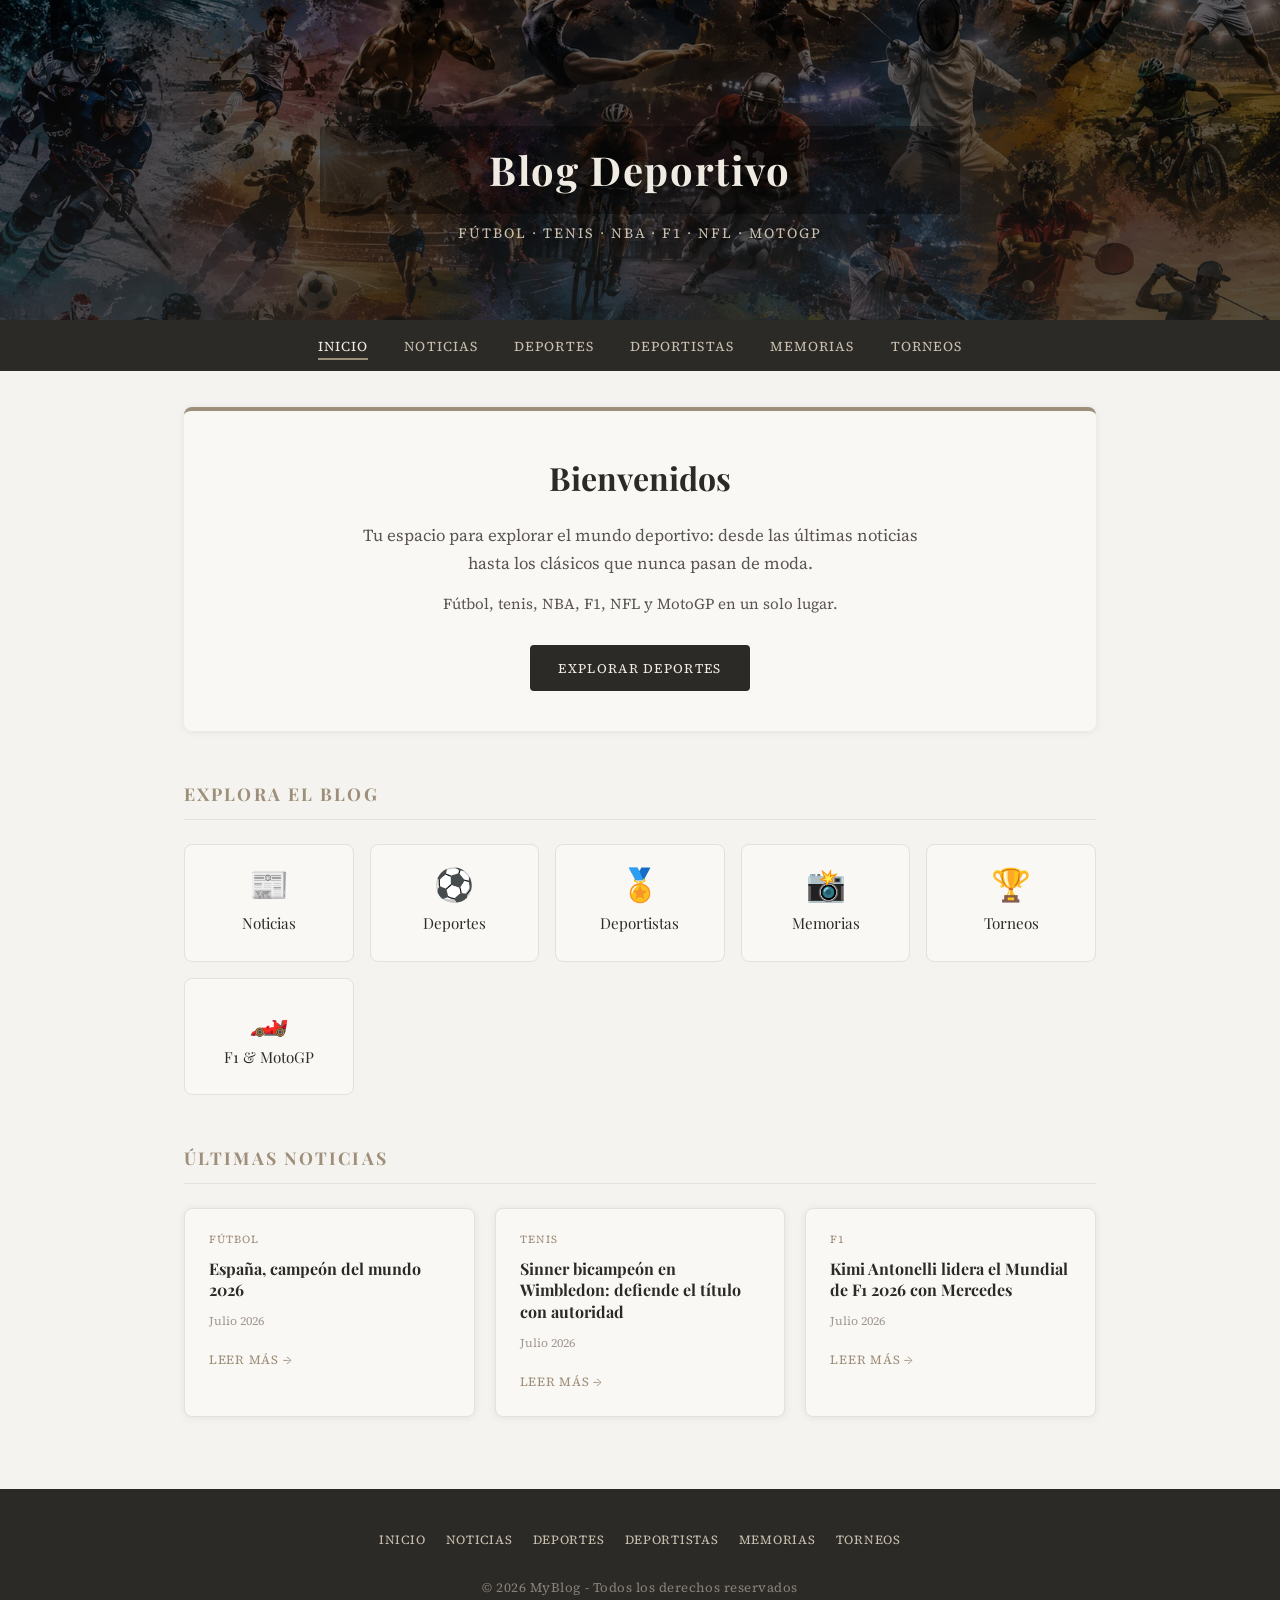
<file: index.html>
<!DOCTYPE html>
<html lang="es">
    <head>
        <meta charset="UTF-8">
        <meta name="viewport" content="width=device-width, initial-scale=1.0">
        <meta name="description" content="Blog deportivo sobre fútbol, tenis, NBA, F1, NFL y MotoGP. Noticias, perfiles de atletas y memorias del mundo del deporte.">
        <meta name="author" content="MyBlog">
        <meta property="og:title" content="Blog Deportivo | Inicio">
        <meta property="og:description" content="Noticias, deportes, deportistas y memorias del mundo deportivo.">
        <meta property="og:type" content="website">
        <link rel="stylesheet" href="styles.css">
        <link href="https://fonts.googleapis.com/css2?family=Playfair+Display:wght@600&family=Source+Serif+4:wght@300;400&display=swap" rel="stylesheet">
        <title>Inicio | Blog Deportivo</title>
    </head>
    <body>
        <header>
            <!-- Uso recomendado en HTML -->
            <picture>
                <source srcset="images/header.webp" type="image/webp">
                <img src="images/header.jpg" alt="Blog Deportivo">
            </picture>
            <div class="header-content">
                <h1>Blog Deportivo</h1>
                <p class="header-subtitle">Fútbol · Tenis · NBA · F1 · NFL · MotoGP</p>
            </div>
            <nav>
                <button class="nav-toggle" type="button" aria-label="Abrir menú" aria-expanded="false" aria-controls="nav-menu">
                    <span></span>
                    <span></span>
                    <span></span>
                </button>
                <ul id="nav-menu">
                    <li><a href="index.html">Inicio</a></li>
                    <li><a href="noticias.html">Noticias</a></li>
                    <li><a href="deportes.html">Deportes</a></li>
                    <li><a href="deportistas.html">Deportistas</a></li>
                    <li><a href="memorias.html">Memorias</a></li>
                    <li><a href="torneos.html">Torneos</a></li>
                </ul>
            </nav>
        </header>

        <main class="main-wide">
            <section class="hero">
                <h2>Bienvenidos</h2>
                <p class="hero-lead">Tu espacio para explorar el mundo deportivo: desde las últimas noticias hasta los clásicos que nunca pasan de moda.</p>
                <p class="hero-text">Fútbol, tenis, NBA, F1, NFL y MotoGP en un solo lugar.</p>
                <a href="deportes.html" class="btn-primary">Explorar deportes</a>
            </section>

            <section class="home-section">
                <h2 class="section-title">Explora el blog</h2>
                <div class="quick-grid">
                    <a href="noticias.html" class="quick-card">
                        <span class="quick-icon">📰</span>
                        <span class="quick-label">Noticias</span>
                    </a>
                    <a href="deportes.html" class="quick-card">
                        <span class="quick-icon">⚽</span>
                        <span class="quick-label">Deportes</span>
                    </a>
                    <a href="deportistas.html" class="quick-card">
                        <span class="quick-icon">🏅</span>
                        <span class="quick-label">Deportistas</span>
                    </a>
                    <a href="memorias.html" class="quick-card">
                        <span class="quick-icon">📸</span>
                        <span class="quick-label">Memorias</span>
                    </a>
                    <a href="torneos.html" class="quick-card">
                        <span class="quick-icon">🏆</span>
                        <span class="quick-label">Torneos</span>
                    </a>
                    <a href="deportes.html" class="quick-card">
                        <span class="quick-icon">🏎️</span>
                        <span class="quick-label">F1 & MotoGP</span>
                    </a>
                </div>
            </section>

            <section class="home-section">
                <h2 class="section-title">Últimas noticias</h2>
                <div class="news-grid">
                    <article class="news-card">
                        <p class="news-card-tag">Fútbol</p>
                        <h3>España, campeón del mundo 2026</h3>
                        <p class="news-card-date">Julio 2026</p>
                        <a href="noticias.html" class="news-card-link">Leer más →</a>
                    </article>
                    <article class="news-card">
                        <p class="news-card-tag">Tenis</p>
                        <h3>Sinner bicampeón en Wimbledon: defiende el título con autoridad</h3>
                        <p class="news-card-date">Julio 2026</p>
                        <a href="noticias.html" class="news-card-link">Leer más →</a>
                    </article>
                    <article class="news-card">
                        <p class="news-card-tag">F1</p>
                        <h3>Kimi Antonelli lidera el Mundial de F1 2026 con Mercedes</h3>
                        <p class="news-card-date">Julio 2026</p>
                        <a href="noticias.html" class="news-card-link">Leer más →</a>
                    </article>
                </div>
            </section>
        </main>

        <footer>
            <nav class="footer-nav" aria-label="Enlaces del sitio">
                <a href="index.html">Inicio</a>
                <a href="noticias.html">Noticias</a>
                <a href="deportes.html">Deportes</a>
                <a href="deportistas.html">Deportistas</a>
                <a href="memorias.html">Memorias</a>
                <a href="torneos.html">Torneos</a>
            </nav>
            <p>&copy; 2026 MyBlog - Todos los derechos reservados</p>
        </footer>

        <script src="script.js"></script>
    </body>
</html>
</file>
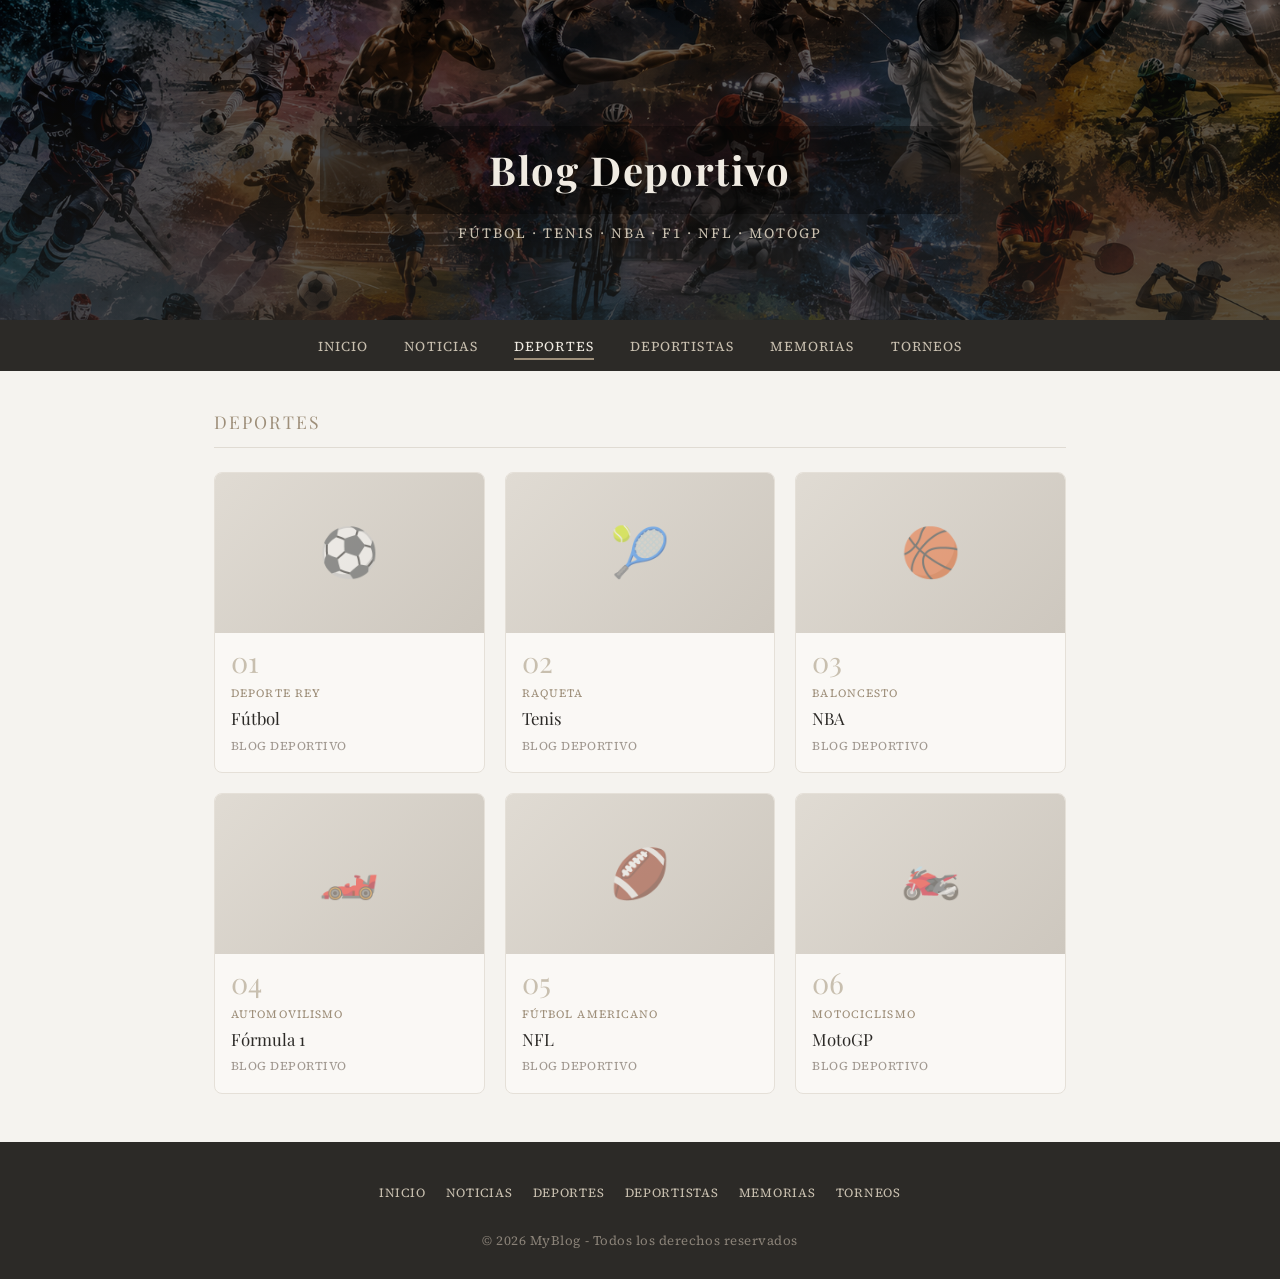
<file: deportes.html>
<!DOCTYPE html>
<html lang="es">
<head>
    <meta charset="UTF-8">
    <meta name="viewport" content="width=device-width, initial-scale=1.0">
    <meta name="description" content="Explora fútbol, tenis, NBA, F1, NFL y MotoGP con tarjetas interactivas y noticias por disciplina.">
    <meta name="author" content="MyBlog">
    <meta property="og:title" content="Deportes | Blog Deportivo">
    <meta property="og:description" content="Las principales disciplinas deportivas en un solo lugar.">
    <meta property="og:type" content="website">
    <title>Deportes | Blog Deportivo</title>
    <link rel="stylesheet" href="styles.css">
    <link href="https://fonts.googleapis.com/css2?family=Playfair+Display:wght@600&family=Source+Serif+4:wght@300;400&display=swap" rel="stylesheet">
    <style>
        /* ── Sección de deportes ── */
        .section-title {
            font-family: 'Playfair Display', Georgia, serif;
            font-size: 1.1rem;
            color: #9e8f7a;
            letter-spacing: 0.12em;
            text-transform: uppercase;
            margin-bottom: 24px;
            padding-bottom: 10px;
            border-bottom: 1px solid #e0dbd3;
        }

        .cards-grid {
            display: grid;
            grid-template-columns: repeat(auto-fill, minmax(240px, 1fr));
            gap: 20px;
            margin-bottom: 48px;
        }

        /* ── Tarjeta de deporte ── */
        .sport-card {
            background: #faf8f5;
            border-radius: 8px;
            overflow: hidden;
            border: 1px solid #e5e0d8;
            cursor: pointer;
            text-decoration: none;
            display: block;
            transition: transform 0.2s ease, box-shadow 0.2s ease;
        }

        .sport-card:hover {
            transform: translateY(-4px);
            box-shadow: 0 8px 24px rgba(44, 42, 39, 0.12);
        }

        .card-image {
            width: 100%;
            height: 160px;
            object-fit: cover;
            display: block;
            background: #e0dbd3;
            position: relative;
        }

        /* Placeholder cuando no hay imagen */
        .card-img-placeholder {
            width: 100%;
            height: 160px;
            background: linear-gradient(135deg, #e0dbd3 0%, #cdc7be 100%);
            display: flex;
            align-items: center;
            justify-content: center;
        }

        .card-img-placeholder .sport-icon {
            font-size: 3rem;
            opacity: 0.5;
        }

        .card-number {
            font-family: 'Playfair Display', Georgia, serif;
            font-size: 1.8rem;
            color: #c8bfaf;
            padding: 14px 16px 0;
            line-height: 1;
        }

        .card-category {
            font-size: 0.7rem;
            letter-spacing: 0.1em;
            text-transform: uppercase;
            color: #9e8f7a;
            padding: 8px 16px 4px;
        }

        .card-title {
            font-family: 'Playfair Display', Georgia, serif;
            font-size: 1.05rem;
            color: #2c2a27;
            padding: 0 16px 6px;
            line-height: 1.35;
        }

        .card-meta {
            font-size: 0.75rem;
            color: #a09890;
            padding: 0 16px 16px;
            letter-spacing: 0.04em;
        }

        /* ── Panel lateral de detalle ── */
        .detail-overlay {
            display: none;
            position: fixed;
            top: 0; right: 0;
            width: 100%;
            height: 100%;
            background: rgba(44, 42, 39, 0.5);
            z-index: 100;
            backdrop-filter: blur(2px);
        }

        .detail-overlay.active {
            display: flex;
            justify-content: flex-end;
        }

        .detail-panel {
            background: #faf8f5;
            width: 460px;
            max-width: 100%;
            height: 100%;
            overflow-y: auto;
            box-shadow: -8px 0 32px rgba(44, 42, 39, 0.2);
            animation: slideIn 0.28s ease;
        }

        @keyframes slideIn {
            from { transform: translateX(100%); }
            to   { transform: translateX(0); }
        }

        .panel-close {
            position: sticky;
            top: 0;
            background: #faf8f5;
            border-bottom: 1px solid #e5e0d8;
            padding: 14px 20px;
            display: flex;
            justify-content: flex-end;
            z-index: 2;
        }

        .btn-close {
            background: none;
            border: none;
            font-size: 1.4rem;
            color: #5a5550;
            cursor: pointer;
            padding: 4px 10px;
            border-radius: 4px;
            transition: background 0.2s;
        }

        .btn-close:hover { background: #e5e0d8; }

        .panel-hero {
            width: 100%;
            height: 220px;
            object-fit: cover;
            background: linear-gradient(135deg, #e0dbd3, #cdc7be);
            display: flex;
            align-items: center;
            justify-content: center;
            font-size: 5rem;
        }

        .panel-body {
            padding: 24px;
        }

        .panel-tag {
            font-size: 0.7rem;
            letter-spacing: 0.12em;
            text-transform: uppercase;
            color: #9e8f7a;
            margin-bottom: 6px;
        }

        .panel-title {
            font-family: 'Playfair Display', Georgia, serif;
            font-size: 1.6rem;
            color: #2c2a27;
            margin-bottom: 12px;
            line-height: 1.25;
        }

        .panel-desc {
            font-size: 0.93rem;
            color: #5a5550;
            line-height: 1.75;
            margin-bottom: 28px;
        }

        .panel-news-title {
            font-size: 0.72rem;
            letter-spacing: 0.12em;
            text-transform: uppercase;
            color: #9e8f7a;
            border-bottom: 1px solid #e5e0d8;
            padding-bottom: 8px;
            margin-bottom: 16px;
        }

        .news-item {
            display: flex;
            gap: 14px;
            padding: 12px 0;
            border-bottom: 1px solid #eee9e1;
            text-decoration: none;
            transition: background 0.15s;
            border-radius: 4px;
        }

        .news-item:hover { background: #f0ebe2; padding-left: 6px; }

        .news-thumb {
            width: 64px;
            height: 64px;
            border-radius: 4px;
            background: #e0dbd3;
            flex-shrink: 0;
            object-fit: cover;
        }

        .news-info { flex: 1; }

        .news-category {
            font-size: 0.65rem;
            letter-spacing: 0.1em;
            text-transform: uppercase;
            color: #9e8f7a;
            margin-bottom: 4px;
        }

        .news-headline {
            font-family: 'Playfair Display', Georgia, serif;
            font-size: 0.9rem;
            color: #2c2a27;
            line-height: 1.3;
            margin-bottom: 4px;
        }

        .news-date {
            font-size: 0.7rem;
            color: #a09890;
        }

        .btn-ver-mas {
            display: inline-block;
            margin-top: 20px;
            padding: 10px 20px;
            background: #2c2a27;
            color: #f0ebe2;
            text-decoration: none;
            font-size: 0.8rem;
            letter-spacing: 0.08em;
            text-transform: uppercase;
            border-radius: 4px;
            transition: background 0.2s;
        }

        .btn-ver-mas:hover { background: #4a4540; }

        @media (max-width: 600px) {
            .cards-grid { grid-template-columns: 1fr 1fr; gap: 12px; }
            .detail-panel { width: 100%; }
        }
    </style>
</head>
<body>

    <header>
        <img src="images/header.png" alt="Imagen del Blog">
        <div class="header-content">
            <h1>Blog Deportivo</h1>
            <p class="header-subtitle">Fútbol · Tenis · NBA · F1 · NFL · MotoGP</p>
        </div>
        <nav>
            <button class="nav-toggle" type="button" aria-label="Abrir menú" aria-expanded="false" aria-controls="nav-menu">
                <span></span>
                <span></span>
                <span></span>
            </button>
            <ul id="nav-menu">
                <li><a href="index.html">Inicio</a></li>
                <li><a href="noticias.html">Noticias</a></li>
                <li><a href="deportes.html">Deportes</a></li>
                <li><a href="deportistas.html">Deportistas</a></li>
                <li><a href="memorias.html">Memorias</a></li>
                <li><a href="torneos.html">Torneos</a></li>
            </ul>
        </nav>
    </header>

    <main>
        <p class="section-title">Deportes</p>

        <div class="cards-grid" id="sports-grid">

            <a class="sport-card" onclick="openPanel('futbol'); return false;" href="#">
                <div class="card-img-placeholder"><span class="sport-icon">⚽</span></div>
                <div class="card-number">01</div>
                <div class="card-category">Deporte rey</div>
                <div class="card-title">Fútbol</div>
                <div class="card-meta">BLOG DEPORTIVO</div>
            </a>

            <a class="sport-card" onclick="openPanel('tenis'); return false;" href="#">
                <div class="card-img-placeholder"><span class="sport-icon">🎾</span></div>
                <div class="card-number">02</div>
                <div class="card-category">Raqueta</div>
                <div class="card-title">Tenis</div>
                <div class="card-meta">BLOG DEPORTIVO</div>
            </a>

            <a class="sport-card" onclick="openPanel('nba'); return false;" href="#">
                <div class="card-img-placeholder"><span class="sport-icon">🏀</span></div>
                <div class="card-number">03</div>
                <div class="card-category">Baloncesto</div>
                <div class="card-title">NBA</div>
                <div class="card-meta">BLOG DEPORTIVO</div>
            </a>

            <a class="sport-card" onclick="openPanel('f1'); return false;" href="#">
                <div class="card-img-placeholder"><span class="sport-icon">🏎️</span></div>
                <div class="card-number">04</div>
                <div class="card-category">Automovilismo</div>
                <div class="card-title">Fórmula 1</div>
                <div class="card-meta">BLOG DEPORTIVO</div>
            </a>

            <a class="sport-card" onclick="openPanel('nfl'); return false;" href="#">
                <div class="card-img-placeholder"><span class="sport-icon">🏈</span></div>
                <div class="card-number">05</div>
                <div class="card-category">Fútbol americano</div>
                <div class="card-title">NFL</div>
                <div class="card-meta">BLOG DEPORTIVO</div>
            </a>

            <a class="sport-card" onclick="openPanel('motogp'); return false;" href="#">
                <div class="card-img-placeholder"><span class="sport-icon">🏍️</span></div>
                <div class="card-number">06</div>
                <div class="card-category">Motociclismo</div>
                <div class="card-title">MotoGP</div>
                <div class="card-meta">BLOG DEPORTIVO</div>
            </a>

        </div>
    </main>

    <!-- Panel de detalle -->
    <div class="detail-overlay" id="detail-overlay" onclick="closePanel(event)">
        <div class="detail-panel" id="detail-panel">
            <div class="panel-close">
                <button class="btn-close" onclick="closePanel(null, true)">✕</button>
            </div>
            <div class="panel-hero" id="panel-hero"></div>
            <div class="panel-body">
                <div class="panel-tag" id="panel-tag"></div>
                <div class="panel-title" id="panel-title"></div>
                <div class="panel-desc" id="panel-desc"></div>
                <div class="panel-news-title">Últimas noticias</div>
                <div id="panel-news"></div>
                <a class="btn-ver-mas" href="noticias.html">Ver todas las noticias →</a>
            </div>
        </div>
    </div>

    <footer>
        <nav class="footer-nav" aria-label="Enlaces del sitio">
            <a href="index.html">Inicio</a>
            <a href="noticias.html">Noticias</a>
            <a href="deportes.html">Deportes</a>
            <a href="deportistas.html">Deportistas</a>
            <a href="memorias.html">Memorias</a>
            <a href="torneos.html">Torneos</a>
        </nav>
        <p>&copy; 2026 MyBlog - Todos los derechos reservados</p>
    </footer>

    <script src="script.js"></script>
    <script>
        // Datos de cada deporte
        const sportsData = {
            futbol: {
                icon: '⚽',
                tag: 'Deporte rey',
                title: 'Fútbol',
                desc: 'El fútbol es el deporte más popular del mundo. Desde la Premier League hasta la Champions, pasando por La Liga, la Serie A y la Bundesliga, cubrimos los mejores torneos, equipos y jugadores del planeta.',
                news: [
                    { category: 'Fútbol', headline: 'El Real Madrid gana su decimoquinta Champions League', date: 'Mayo 2026' },
                    { category: 'Fútbol', headline: 'La selección Colombia clasifica al Mundial 2026', date: 'Abril 2026' },
                    { category: 'Fútbol', headline: 'Nuevo récord de goles en una temporada de Premier League', date: 'Marzo 2026' },
                ]
            },
            tenis: {
                icon: '🎾',
                tag: 'Raqueta',
                title: 'Tenis',
                desc: 'Seguimos de cerca los cuatro Grand Slams: Australian Open, Roland Garros, Wimbledon y el US Open. Análisis de partidos, rankings ATP y WTA, y las historias detrás de los grandes campeones.',
                news: [
                    { category: 'Tenis', headline: 'Alcaraz domina en Roland Garros con una actuación impecable', date: 'Mayo 2026' },
                    { category: 'Tenis', headline: 'Swiatek suma su quinto título de Grand Slam', date: 'Abril 2026' },
                    { category: 'Tenis', headline: 'La batalla generacional que define el tenis moderno', date: 'Marzo 2026' },
                ]
            },
            nba: {
                icon: '🏀',
                tag: 'Baloncesto',
                title: 'NBA',
                desc: 'La mejor liga de baloncesto del mundo. Análisis de temporada regular, playoffs, récords históricos y los jugadores que están cambiando el juego. Desde los Lakers hasta los Celtics.',
                news: [
                    { category: 'NBA', headline: 'Los Boston Celtics repiten como campeones de la NBA', date: 'Junio 2026' },
                    { category: 'NBA', headline: 'LeBron James celebra 22 temporadas en la liga', date: 'Mayo 2026' },
                    { category: 'NBA', headline: 'El rookie del año que nadie esperaba', date: 'Abril 2026' },
                ]
            },
            f1: {
                icon: '🏎️',
                tag: 'Automovilismo',
                title: 'Fórmula 1',
                desc: 'La máxima categoría del automovilismo mundial. Análisis técnico de los monoplazas, estrategias de carrera, clasificación del campeonato de pilotos y constructores, y la historia de los grandes circuitos.',
                news: [
                    { category: 'F1', headline: 'Verstappen lidera el campeonato con autoridad en Mónaco', date: 'Mayo 2026' },
                    { category: 'F1', headline: 'Ferrari presenta su innovación técnica para la temporada', date: 'Marzo 2026' },
                    { category: 'F1', headline: 'El GP de Colombia podría sumarse al calendario 2027', date: 'Febrero 2026' },
                ]
            },
            nfl: {
                icon: '🏈',
                tag: 'Fútbol americano',
                title: 'NFL',
                desc: 'La liga de fútbol americano más importante del mundo. Cobertura del Super Bowl, análisis de equipos, estadísticas de jugadores y todo lo que necesitas saber sobre el deporte más popular en Estados Unidos.',
                news: [
                    { category: 'NFL', headline: 'Los Kansas City Chiefs buscan el cuarto título consecutivo', date: 'Febrero 2026' },
                    { category: 'NFL', headline: 'El quarterback que redefine la posición en la era moderna', date: 'Enero 2026' },
                    { category: 'NFL', headline: 'Draft 2026: los mejores prospectos universitarios', date: 'Abril 2026' },
                ]
            },
            motogp: {
                icon: '🏍️',
                tag: 'Motociclismo',
                title: 'MotoGP',
                desc: 'La élite del motociclismo mundial. Seguimos cada Gran Premio, la batalla por el campeonato de pilotos y constructores, y la tecnología que convierte estas motos en las más rápidas del planeta.',
                news: [
                    { category: 'MotoGP', headline: 'Bagnaia defiende su corona con victoria en Jerez', date: 'Mayo 2026' },
                    { category: 'MotoGP', headline: 'Marc Márquez vuelve al podio en el circuito de las Américas', date: 'Abril 2026' },
                    { category: 'MotoGP', headline: 'La nueva generación colombiana en el mundial de motos', date: 'Marzo 2026' },
                ]
            }
        };

        function openPanel(key) {
            const data = sportsData[key];
            if (!data) return;

            document.getElementById('panel-hero').textContent = data.icon;
            document.getElementById('panel-tag').textContent = data.tag;
            document.getElementById('panel-title').textContent = data.title;
            document.getElementById('panel-desc').textContent = data.desc;

            const newsContainer = document.getElementById('panel-news');
            newsContainer.innerHTML = data.news.map(n => `
                <a class="news-item" href="noticias.html">
                    <div class="news-thumb"></div>
                    <div class="news-info">
                        <div class="news-category">${n.category}</div>
                        <div class="news-headline">${n.headline}</div>
                        <div class="news-date">${n.date}</div>
                    </div>
                </a>
            `).join('');

            document.getElementById('detail-overlay').classList.add('active');
            document.body.style.overflow = 'hidden';
        }

        function closePanel(event, force) {
            if (force || (event && event.target === document.getElementById('detail-overlay'))) {
                document.getElementById('detail-overlay').classList.remove('active');
                document.body.style.overflow = '';
            }
        }
    </script>
</body>
</html>
</file>
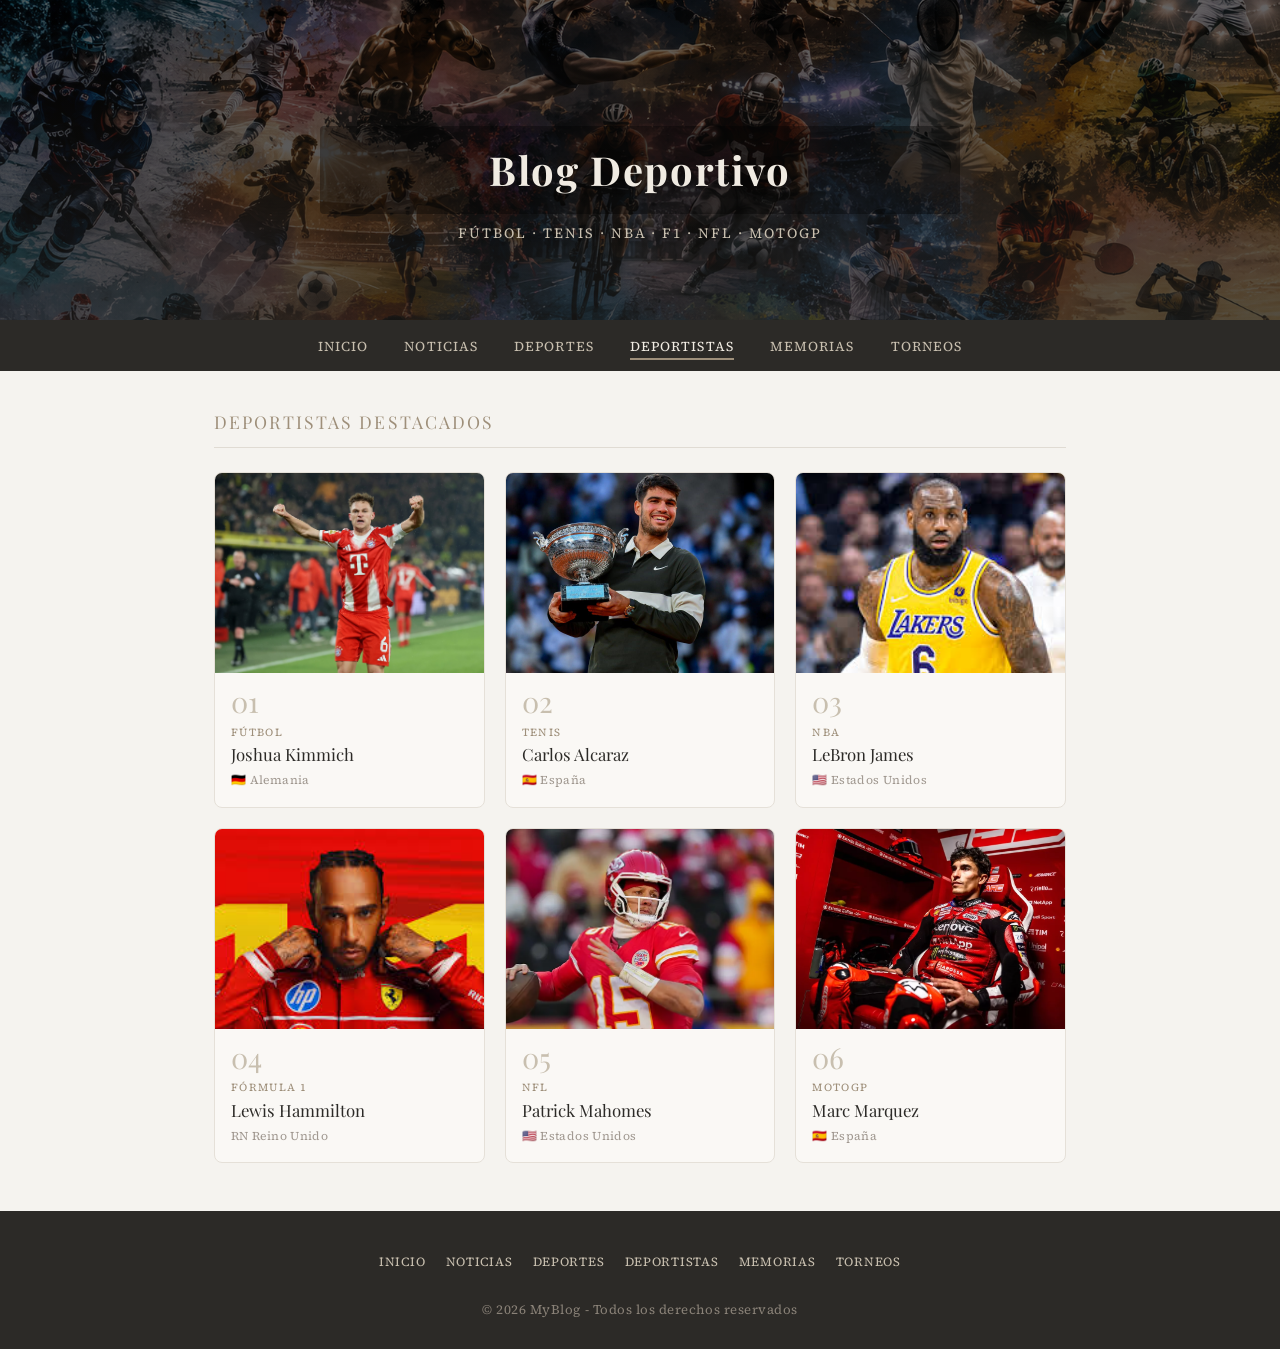
<file: deportistas.html>
<!DOCTYPE html>
<html lang="es">
<head>
    <meta charset="UTF-8">
    <meta name="viewport" content="width=device-width, initial-scale=1.0">
    <meta name="description" content="Perfiles de deportistas destacados: Kimmich, Alcaraz, LeBron, Verstappen, Mahomes y Bagnaia.">
    <meta name="author" content="MyBlog">
    <meta property="og:title" content="Deportistas | Blog Deportivo">
    <meta property="og:description" content="Biografías, estadísticas y noticias de atletas de élite.">
    <meta property="og:type" content="website">
    <title>Deportistas | Blog Deportivo</title>
    <link rel="stylesheet" href="styles.css">
    <link href="https://fonts.googleapis.com/css2?family=Playfair+Display:wght@600&family=Source+Serif+4:wght@300;400&display=swap" rel="stylesheet">
    <style>
        .section-title {
            font-family: 'Playfair Display', Georgia, serif;
            font-size: 1.1rem;
            color: #9e8f7a;
            letter-spacing: 0.12em;
            text-transform: uppercase;
            margin-bottom: 24px;
            padding-bottom: 10px;
            border-bottom: 1px solid #e0dbd3;
        }

        .cards-grid {
            display: grid;
            grid-template-columns: repeat(auto-fill, minmax(220px, 1fr));
            gap: 20px;
            margin-bottom: 48px;
        }

        /* ── Tarjeta de deportista ── */
        .athlete-card {
            background: #faf8f5;
            border-radius: 8px;
            overflow: hidden;
            border: 1px solid #e5e0d8;
            cursor: pointer;
            text-decoration: none;
            display: block;
            transition: transform 0.2s ease, box-shadow 0.2s ease;
        }

        .athlete-card:hover {
            transform: translateY(-4px);
            box-shadow: 0 8px 24px rgba(44, 42, 39, 0.12);
        }

        /* Foto del deportista — reemplaza src con la imagen real */
        .athlete-photo {
            width: 100%;
            height: 200px;
            object-fit: cover;
            object-position: top;
            display: block;
        }

        /* Placeholder cuando no hay foto */
        .athlete-photo-placeholder {
            width: 100%;
            height: 200px;
            background: linear-gradient(160deg, #e0dbd3 0%, #cdc7be 100%);
            display: flex;
            align-items: flex-end;
            justify-content: center;
            overflow: hidden;
        }

        .athlete-silhouette {
            font-size: 7rem;
            line-height: 1;
            opacity: 0.35;
            margin-bottom: -8px;
        }

        .card-number {
            font-family: 'Playfair Display', Georgia, serif;
            font-size: 1.8rem;
            color: #c8bfaf;
            padding: 14px 16px 0;
            line-height: 1;
        }

        .card-sport-tag {
            font-size: 0.68rem;
            letter-spacing: 0.12em;
            text-transform: uppercase;
            color: #9e8f7a;
            padding: 8px 16px 2px;
        }

        .card-name {
            font-family: 'Playfair Display', Georgia, serif;
            font-size: 1.05rem;
            color: #2c2a27;
            padding: 0 16px 4px;
            line-height: 1.3;
        }

        .card-nationality {
            font-size: 0.75rem;
            color: #a09890;
            padding: 0 16px 16px;
            letter-spacing: 0.03em;
        }

        /* ── Panel de detalle ── */
        .detail-overlay {
            display: none;
            position: fixed;
            top: 0; right: 0;
            width: 100%;
            height: 100%;
            background: rgba(44, 42, 39, 0.5);
            z-index: 100;
            backdrop-filter: blur(2px);
        }

        .detail-overlay.active {
            display: flex;
            justify-content: flex-end;
        }

        .detail-panel {
            background: #faf8f5;
            width: 460px;
            max-width: 100%;
            height: 100%;
            overflow-y: auto;
            box-shadow: -8px 0 32px rgba(44, 42, 39, 0.2);
            animation: slideIn 0.28s ease;
        }

        @keyframes slideIn {
            from { transform: translateX(100%); }
            to   { transform: translateX(0); }
        }

        .panel-close {
            position: sticky;
            top: 0;
            background: #faf8f5;
            border-bottom: 1px solid #e5e0d8;
            padding: 14px 20px;
            display: flex;
            justify-content: flex-end;
            z-index: 2;
        }

        .btn-close {
            background: none;
            border: none;
            font-size: 1.4rem;
            color: #5a5550;
            cursor: pointer;
            padding: 4px 10px;
            border-radius: 4px;
            transition: background 0.2s;
        }

        .btn-close:hover { background: #e5e0d8; }

        /* Foto grande en el panel */
        .panel-photo-wrap {
            width: 100%;
            height: 280px;
            background: linear-gradient(160deg, #e0dbd3, #cdc7be);
            display: flex;
            align-items: flex-end;
            justify-content: center;
            overflow: hidden;
            position: relative;
        }

        .panel-photo-wrap img {
            width: 100%;
            height: 100%;
            object-fit: cover;
            object-position: top;
        }

        .panel-photo-placeholder {
            font-size: 11rem;
            line-height: 1;
            opacity: 0.3;
            margin-bottom: -16px;
        }

        .panel-body { padding: 24px; }

        .panel-tag {
            font-size: 0.7rem;
            letter-spacing: 0.12em;
            text-transform: uppercase;
            color: #9e8f7a;
            margin-bottom: 4px;
        }

        .panel-name {
            font-family: 'Playfair Display', Georgia, serif;
            font-size: 1.8rem;
            color: #2c2a27;
            margin-bottom: 4px;
            line-height: 1.2;
        }

        .panel-nationality {
            font-size: 0.82rem;
            color: #a09890;
            margin-bottom: 18px;
        }

        /* Estadísticas rápidas */
        .stats-row {
            display: grid;
            grid-template-columns: repeat(3, 1fr);
            gap: 10px;
            margin-bottom: 22px;
        }

        .stat-box {
            background: #f0ebe2;
            border-radius: 6px;
            padding: 12px 10px;
            text-align: center;
        }

        .stat-value {
            font-family: 'Playfair Display', Georgia, serif;
            font-size: 1.4rem;
            color: #2c2a27;
            line-height: 1;
            margin-bottom: 4px;
        }

        .stat-label {
            font-size: 0.65rem;
            letter-spacing: 0.08em;
            text-transform: uppercase;
            color: #9e8f7a;
        }

        .panel-desc {
            font-size: 0.93rem;
            color: #5a5550;
            line-height: 1.75;
            margin-bottom: 28px;
        }

        .panel-news-title {
            font-size: 0.72rem;
            letter-spacing: 0.12em;
            text-transform: uppercase;
            color: #9e8f7a;
            border-bottom: 1px solid #e5e0d8;
            padding-bottom: 8px;
            margin-bottom: 16px;
        }

        .news-item {
            display: flex;
            gap: 14px;
            padding: 12px 0;
            border-bottom: 1px solid #eee9e1;
            text-decoration: none;
            transition: background 0.15s, padding-left 0.15s;
            border-radius: 4px;
        }

        .news-item:hover { background: #f0ebe2; padding-left: 6px; }

        .news-thumb {
            width: 64px;
            height: 64px;
            border-radius: 4px;
            background: #e0dbd3;
            flex-shrink: 0;
        }

        .news-info { flex: 1; }

        .news-category {
            font-size: 0.65rem;
            letter-spacing: 0.1em;
            text-transform: uppercase;
            color: #9e8f7a;
            margin-bottom: 4px;
        }

        .news-headline {
            font-family: 'Playfair Display', Georgia, serif;
            font-size: 0.9rem;
            color: #2c2a27;
            line-height: 1.3;
            margin-bottom: 4px;
        }

        .news-date { font-size: 0.7rem; color: #a09890; }

        .btn-ver-mas {
            display: inline-block;
            margin-top: 20px;
            padding: 10px 20px;
            background: #2c2a27;
            color: #f0ebe2;
            text-decoration: none;
            font-size: 0.8rem;
            letter-spacing: 0.08em;
            text-transform: uppercase;
            border-radius: 4px;
            transition: background 0.2s;
        }

        .btn-ver-mas:hover { background: #4a4540; }

        @media (max-width: 600px) {
            .cards-grid { grid-template-columns: 1fr 1fr; gap: 12px; }
            .detail-panel { width: 100%; }
            .stats-row { grid-template-columns: repeat(3, 1fr); }
        }
    </style>
</head>
<body>

    <header>
        <img src="images/header.png" alt="Imagen del Blog">
        <div class="header-content">
            <h1>Blog Deportivo</h1>
            <p class="header-subtitle">Fútbol · Tenis · NBA · F1 · NFL · MotoGP</p>
        </div>
        <nav>
            <button class="nav-toggle" type="button" aria-label="Abrir menú" aria-expanded="false" aria-controls="nav-menu">
                <span></span>
                <span></span>
                <span></span>
            </button>
            <ul id="nav-menu">
                <li><a href="index.html">Inicio</a></li>
                <li><a href="noticias.html">Noticias</a></li>
                <li><a href="deportes.html">Deportes</a></li>
                <li><a href="deportistas.html">Deportistas</a></li>
                <li><a href="memorias.html">Memorias</a></li>
                <li><a href="torneos.html">Torneos</a></li>
            </ul>
        </nav>
    </header>

    <main>
        <p class="section-title">Deportistas destacados</p>

        <div class="cards-grid">

            <!-- Tarjeta: Joshua Kimmich -->
            <a class="athlete-card" onclick="openPanel('kimmich'); return false;" href="#">
                <img class="athlete-photo" src="images/kimich.jpg" alt="Joshua Kimmich">
                <div class="card-number">01</div>
                <div class="card-sport-tag">Fútbol</div>
                <div class="card-name">Joshua Kimmich</div>
                <div class="card-nationality">🇩🇪 Alemania</div>
            </a>

            <!-- Tarjeta: Carlos Alcaraz -->
            <a class="athlete-card" onclick="openPanel('alcaraz'); return false;" href="#">
                <img class="athlete-photo" src="images/Alcaraz.jpg" alt="Carlos Alcaraz">
                <div class="card-number">02</div>
                <div class="card-sport-tag">Tenis</div>
                <div class="card-name">Carlos Alcaraz</div>
                <div class="card-nationality">🇪🇸 España</div>
            </a>

            <!-- Tarjeta: LeBron James -->
            <a class="athlete-card" onclick="openPanel('lebron'); return false;" href="#">
                <img class="athlete-photo" src="images/lebron.jpg" alt="LeBron James">
                <div class="card-number">03</div>
                <div class="card-sport-tag">NBA</div>
                <div class="card-name">LeBron James</div>
                <div class="card-nationality">🇺🇸 Estados Unidos</div>
            </a>

            <!-- Tarjeta: Lewis Hammilton -->
            <a class="athlete-card" onclick="openPanel('hammilton'); return false;" href="#">
                <img class="athlete-photo" src="images/lewis.jpg" alt="Lewis Hammilton">
                <div class="card-number">04</div>
                <div class="card-sport-tag">Fórmula 1</div>
                <div class="card-name">Lewis Hammilton</div>
                <div class="card-nationality">RN Reino Unido</div>
            </a>

            <!-- Tarjeta: Patrick Mahomes -->
            <a class="athlete-card" onclick="openPanel('mahomes'); return false;" href="#">
                <img class="athlete-photo" src="images/mahome.webp" alt="Patrick Mahomes">
                <div class="card-number">05</div>
                <div class="card-sport-tag">NFL</div>
                <div class="card-name">Patrick Mahomes</div>
                <div class="card-nationality">🇺🇸 Estados Unidos</div>
            </a>

            <!-- Tarjeta: Marc Marquez -->
            <a class="athlete-card" onclick="openPanel('marquez'); return false;" href="#">
                <img class="athlete-photo" src="images/marquez.webp" alt="Marc Marquez">
                <div class="card-number">06</div>
                <div class="card-sport-tag">MotoGP</div>
                <div class="card-name">Marc Marquez</div>
                <div class="card-nationality">🇪🇸 España</div>
            </a>

        </div>
    </main>

    <!-- Panel de detalle -->
    <div class="detail-overlay" id="detail-overlay" onclick="closePanel(event)">
        <div class="detail-panel" id="detail-panel">
            <div class="panel-close">
                <button class="btn-close" onclick="closePanel(null, true)">✕</button>
            </div>
            <div class="panel-photo-wrap" id="panel-photo">
                <div class="panel-photo-placeholder" id="panel-emoji"></div>
            </div>
            <div class="panel-body">
                <div class="panel-tag" id="panel-tag"></div>
                <div class="panel-name" id="panel-name"></div>
                <div class="panel-nationality" id="panel-nationality"></div>
                <div class="stats-row" id="panel-stats"></div>
                <div class="panel-desc" id="panel-desc"></div>
                <div class="panel-news-title">Noticias relacionadas</div>
                <div id="panel-news"></div>
                <a class="btn-ver-mas" href="noticias.html">Ver todas las noticias →</a>
            </div>
        </div>
    </div>

    <footer>
        <nav class="footer-nav" aria-label="Enlaces del sitio">
            <a href="index.html">Inicio</a>
            <a href="noticias.html">Noticias</a>
            <a href="deportes.html">Deportes</a>
            <a href="deportistas.html">Deportistas</a>
            <a href="memorias.html">Memorias</a>
            <a href="torneos.html">Torneos</a>
        </nav>
        <p>&copy; 2026 MyBlog - Todos los derechos reservados</p>
    </footer>

    <script src="script.js"></script>
    <script>
        const athletesData = {
            kimmich: {
                emoji: '⚽',
                tag: 'Fútbol · Mediocampista',
                name: 'Joshua Kimmich',
                nationality: '🇩🇪 Alemania · FC Bayern München',
                stats: [
                    { value: '8', label: 'Bundesliga' },
                    { value: '100+', label: 'Caps Alemania' },
                    { value: '30', label: 'Años' },
                ],
                desc: 'Mediocampista versátil y referente del Bayern de Múnich y la selección alemana. Conocido por su precisión en el pase, lectura táctica y capacidad para jugar en múltiples posiciones del mediocampo y la defensa.',
                news: [
                    { category: 'Fútbol · Bayern', headline: 'Kimmich lidera el mediocampo del Bayern en la Bundesliga 2025/26', date: 'Mayo 2026' },
                    { category: 'Fútbol · Alemania', headline: 'La selección alemana apuesta por Kimmich como eje del proyecto', date: 'Abril 2026' },
                    { category: 'Fútbol', headline: 'El rol clave de Kimmich en la nueva era del Bayern', date: 'Marzo 2026' },
                ]
            },
            alcaraz: {
                emoji: '🎾',
                tag: 'Tenis · ATP',
                name: 'Carlos Alcaraz',
                nationality: '🇪🇸 España · El Palmar, Murcia',
                stats: [
                    { value: '4', label: 'Grand Slams' },
                    { value: '#1', label: 'Ranking ATP' },
                    { value: '23', label: 'Años' },
                ],
                desc: 'El tenista español que revolucionó el circuito con su potencia, velocidad y temperamento. Campeón de Wimbledon, Roland Garros y US Open antes de cumplir 23 años, Alcaraz es el presente y futuro del tenis mundial.',
                news: [
                    { category: 'Tenis · Roland Garros', headline: 'Alcaraz defenderá su título en Roland Garros con plenas garantías', date: 'Mayo 2026' },
                    { category: 'Tenis · ATP', headline: 'La rivalidad Alcaraz-Sinner: el duelo que define una era', date: 'Abril 2026' },
                    { category: 'Tenis', headline: 'Cómo Alcaraz cambió el modelo de juego en tierra batida', date: 'Marzo 2026' },
                ]
            },
            lebron: {
                emoji: '🏀',
                tag: 'NBA · Alero',
                name: 'LeBron James',
                nationality: '🇺🇸 EE.UU. · Los Angeles Lakers',
                stats: [
                    { value: '4', label: 'Anillos NBA' },
                    { value: '40K+', label: 'Puntos carrera' },
                    { value: '22', label: 'Temporadas' },
                ],
                desc: 'El único jugador en la historia de la NBA en superar los 40,000 puntos en su carrera. A sus 41 años, LeBron sigue siendo una fuerza dominante en la liga y un referente dentro y fuera de la cancha.',
                news: [
                    { category: 'NBA · Lakers', headline: 'LeBron firma una extensión de contrato y jugará hasta los 43', date: 'Mayo 2026' },
                    { category: 'NBA', headline: 'El debate eterno: ¿es LeBron mejor que Jordan?', date: 'Abril 2026' },
                    { category: 'NBA · Lakers', headline: 'Bronny y LeBron, la dupla padre-hijo que la NBA nunca había visto', date: 'Marzo 2026' },
                ]
            },
            hammilton: {
                emoji: '🏎️',
                tag: 'Fórmula 1 · Ferrari',
                name: 'Lewis Hamilton',
                nationality: '🇬🇧 Reino Unido · Scuderia Ferrari',
                stats: [
                    { value: '7', label: 'Campeonatos' },
                    { value: '103', label: 'Victorias F1' },
                    { value: '40', label: 'Años' },
                ],
                desc: 'El piloto más ganador en la historia de la Fórmula 1. Con siete títulos mundiales y 103 victorias, Lewis Hamilton es una leyenda viva del automovilismo. En 2025 dio el paso más sorprendente de su carrera al fichar por Ferrari, con quien busca un histórico octavo campeonato.',
                news: [
                    { category: 'F1 · Ferrari', headline: 'Hamilton debuta en rojo y promete pelear por el título con Ferrari', date: 'Marzo 2026' },
                    { category: 'F1', headline: 'El legado de Hamilton: 103 victorias que nadie podrá ignorar', date: 'Abril 2026' },
                    { category: 'F1 · Ferrari', headline: '¿Puede Hamilton darle a Ferrari su primer título desde 2008?', date: 'Mayo 2026' },
                ]
            },
            mahomes: {
                emoji: '🏈',
                tag: 'NFL · Quarterback',
                name: 'Patrick Mahomes',
                nationality: '🇺🇸 EE.UU. · Kansas City Chiefs',
                stats: [
                    { value: '4', label: 'Super Bowls' },
                    { value: '3x', label: 'MVP Super Bowl' },
                    { value: '30', label: 'Años' },
                ],
                desc: 'El quarterback más dominante de su generación y posiblemente de la historia. Con cuatro Super Bowls ganados con los Kansas City Chiefs, Mahomes redefine lo que significa jugar en la posición más importante del fútbol americano.',
                news: [
                    { category: 'NFL · Chiefs', headline: 'Mahomes firma el contrato más lucrativo en la historia de la NFL', date: 'Marzo 2026' },
                    { category: 'NFL', headline: 'El quinto Super Bowl de Mahomes: la búsqueda continúa', date: 'Febrero 2026' },
                    { category: 'NFL · Chiefs', headline: 'La temporada perfecta que Kansas City quiere construir', date: 'Abril 2026' },
                ]
            },
            marquez: {
                emoji: '🏍️',
                tag: 'MotoGP · Ducati Gresini',
                name: 'Marc Márquez',
                nationality: '🇪🇸 España · Ducati Gresini Racing',
                stats: [
                    { value: '8', label: 'Campeonatos' },
                    { value: '59', label: 'Victorias GP' },
                    { value: '33', label: 'Años' },
                ],
                desc: 'El piloto más dominante en la historia reciente del motociclismo. Ocho títulos mundiales —seis en MotoGP— convierten a Marc Márquez en una leyenda viva de las dos ruedas. Tras años de lesiones y su salida de Honda, renació con Ducati Gresini y volvió a demostrar que sigue siendo el más rápido del pelotón.',
                news: [
                    { category: 'MotoGP · Gresini', headline: 'Márquez vence en el circuito de las Américas y revive su mejor versión', date: 'Abril 2026' },
                    { category: 'MotoGP', headline: 'La batalla Márquez-Bagnaia: el duelo que tiene en vilo al paddock', date: 'Mayo 2026' },
                    { category: 'MotoGP · Gresini', headline: 'El regreso más épico del motociclismo: de Honda a Ducati campeón', date: 'Marzo 2026' },
                ]
            },
        };

        function openPanel(key) {
            const data = athletesData[key];
            if (!data) return;

            document.getElementById('panel-emoji').textContent = data.emoji;
            document.getElementById('panel-tag').textContent = data.tag;
            document.getElementById('panel-name').textContent = data.name;
            document.getElementById('panel-nationality').textContent = data.nationality;
            document.getElementById('panel-desc').textContent = data.desc;

            document.getElementById('panel-stats').innerHTML = data.stats.map(s => `
                <div class="stat-box">
                    <div class="stat-value">${s.value}</div>
                    <div class="stat-label">${s.label}</div>
                </div>
            `).join('');

            document.getElementById('panel-news').innerHTML = data.news.map(n => `
                <a class="news-item" href="noticias.html">
                    <div class="news-thumb"></div>
                    <div class="news-info">
                        <div class="news-category">${n.category}</div>
                        <div class="news-headline">${n.headline}</div>
                        <div class="news-date">${n.date}</div>
                    </div>
                </a>
            `).join('');

            document.getElementById('detail-overlay').classList.add('active');
            document.body.style.overflow = 'hidden';
        }

        function closePanel(event, force) {
            if (force || (event && event.target === document.getElementById('detail-overlay'))) {
                document.getElementById('detail-overlay').classList.remove('active');
                document.body.style.overflow = '';
            }
        }
    </script>
</body>
</html>
</file>
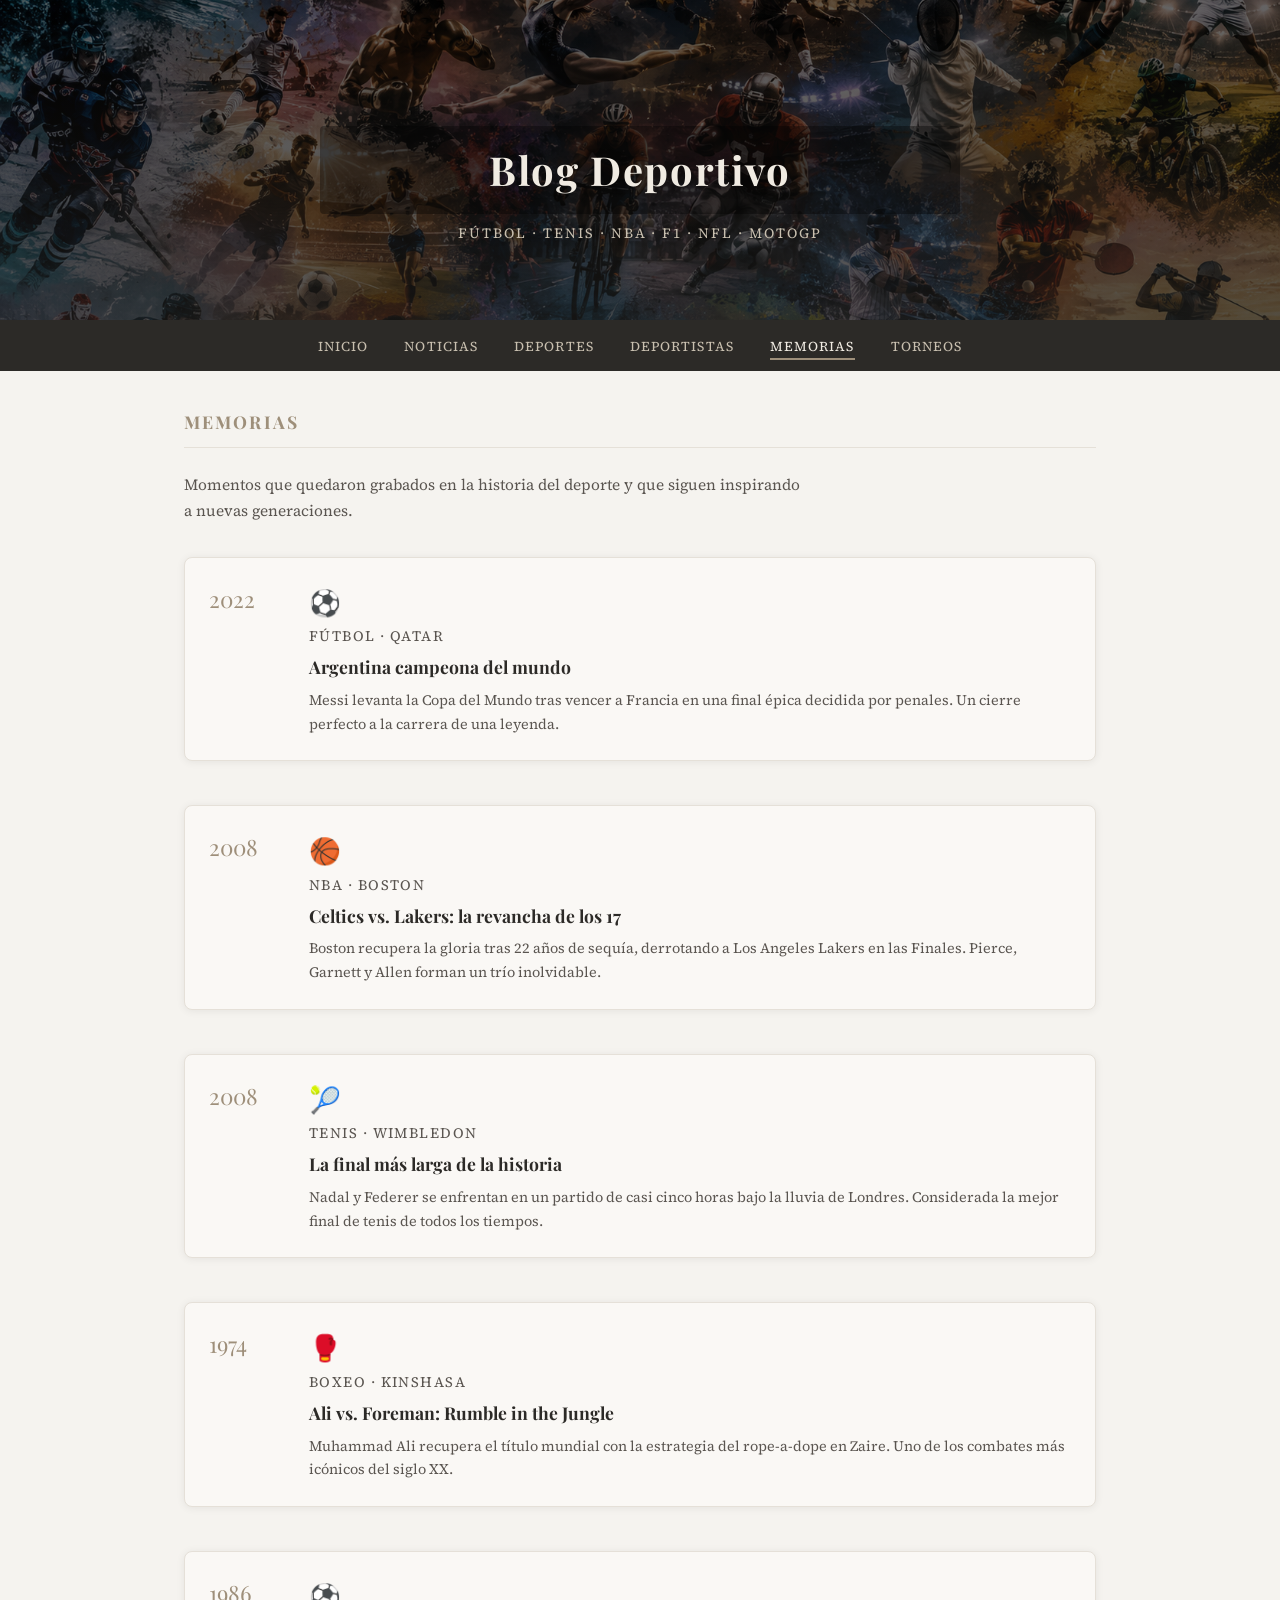
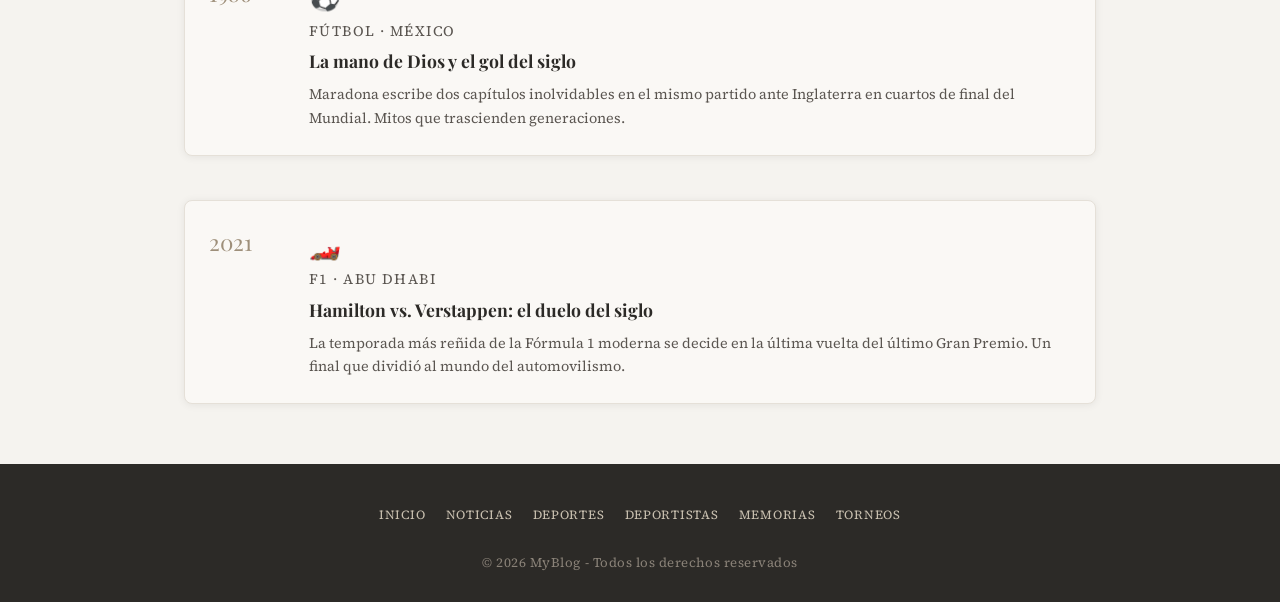
<file: memorias.html>
<!DOCTYPE html>
<html lang="es">
    <head>
        <meta charset="UTF-8">
        <meta name="viewport" content="width=device-width, initial-scale=1.0">
        <meta name="description" content="Memorias y momentos clásicos del deporte: goles, partidos y leyendas inolvidables.">
        <meta name="author" content="MyBlog">
        <meta property="og:title" content="Memorias | Blog Deportivo">
        <meta property="og:description" content="Los momentos históricos que marcaron el mundo deportivo.">
        <meta property="og:type" content="website">
        <link rel="stylesheet" href="styles.css">
        <link href="https://fonts.googleapis.com/css2?family=Playfair+Display:wght@600&family=Source+Serif+4:wght@300;400&display=swap" rel="stylesheet">
        <title>Memorias | Blog Deportivo</title>
    </head>
    <body>
        <header>
            <img src="images/header.png" alt="Imagen del Blog">
            <div class="header-content">
                <h1>Blog Deportivo</h1>
                <p class="header-subtitle">Fútbol · Tenis · NBA · F1 · NFL · MotoGP</p>
            </div>
            <nav>
                <button class="nav-toggle" type="button" aria-label="Abrir menú" aria-expanded="false" aria-controls="nav-menu">
                    <span></span>
                    <span></span>
                    <span></span>
                </button>
                <ul id="nav-menu">
                    <li><a href="index.html">Inicio</a></li>
                    <li><a href="noticias.html">Noticias</a></li>
                    <li><a href="deportes.html">Deportes</a></li>
                    <li><a href="deportistas.html">Deportistas</a></li>
                    <li><a href="memorias.html">Memorias</a></li>
                    <li><a href="torneos.html">Torneos</a></li>
                </ul>
            </nav>
        </header>

        <main class="main-wide">
            <div class="page-intro">
                <h2 class="section-title">Memorias</h2>
                <p>Momentos que quedaron grabados en la historia del deporte y que siguen inspirando a nuevas generaciones.</p>
            </div>

            <div class="timeline">
                <article class="memory-card">
                    <span class="memory-year">2022</span>
                    <div>
                        <span class="memory-icon">⚽</span>
                        <p class="memory-tag">Fútbol · Qatar</p>
                        <h3>Argentina campeona del mundo</h3>
                        <p>Messi levanta la Copa del Mundo tras vencer a Francia en una final épica decidida por penales. Un cierre perfecto a la carrera de una leyenda.</p>
                    </div>
                </article>

                <article class="memory-card">
                    <span class="memory-year">2008</span>
                    <div>
                        <span class="memory-icon">🏀</span>
                        <p class="memory-tag">NBA · Boston</p>
                        <h3>Celtics vs. Lakers: la revancha de los 17</h3>
                        <p>Boston recupera la gloria tras 22 años de sequía, derrotando a Los Angeles Lakers en las Finales. Pierce, Garnett y Allen forman un trío inolvidable.</p>
                    </div>
                </article>

                <article class="memory-card">
                    <span class="memory-year">2008</span>
                    <div>
                        <span class="memory-icon">🎾</span>
                        <p class="memory-tag">Tenis · Wimbledon</p>
                        <h3>La final más larga de la historia</h3>
                        <p>Nadal y Federer se enfrentan en un partido de casi cinco horas bajo la lluvia de Londres. Considerada la mejor final de tenis de todos los tiempos.</p>
                    </div>
                </article>

                <article class="memory-card">
                    <span class="memory-year">1974</span>
                    <div>
                        <span class="memory-icon">🥊</span>
                        <p class="memory-tag">Boxeo · Kinshasa</p>
                        <h3>Ali vs. Foreman: Rumble in the Jungle</h3>
                        <p>Muhammad Ali recupera el título mundial con la estrategia del rope-a-dope en Zaire. Uno de los combates más icónicos del siglo XX.</p>
                    </div>
                </article>

                <article class="memory-card">
                    <span class="memory-year">1986</span>
                    <div>
                        <span class="memory-icon">⚽</span>
                        <p class="memory-tag">Fútbol · México</p>
                        <h3>La mano de Dios y el gol del siglo</h3>
                        <p>Maradona escribe dos capítulos inolvidables en el mismo partido ante Inglaterra en cuartos de final del Mundial. Mitos que trascienden generaciones.</p>
                    </div>
                </article>

                <article class="memory-card">
                    <span class="memory-year">2021</span>
                    <div>
                        <span class="memory-icon">🏎️</span>
                        <p class="memory-tag">F1 · Abu Dhabi</p>
                        <h3>Hamilton vs. Verstappen: el duelo del siglo</h3>
                        <p>La temporada más reñida de la Fórmula 1 moderna se decide en la última vuelta del último Gran Premio. Un final que dividió al mundo del automovilismo.</p>
                    </div>
                </article>
            </div>
        </main>

        <footer>
            <nav class="footer-nav" aria-label="Enlaces del sitio">
                <a href="index.html">Inicio</a>
                <a href="noticias.html">Noticias</a>
                <a href="deportes.html">Deportes</a>
                <a href="deportistas.html">Deportistas</a>
                <a href="memorias.html">Memorias</a>
                <a href="torneos.html">Torneos</a>
            </nav>
            <p>&copy; 2026 MyBlog - Todos los derechos reservados</p>
        </footer>

        <script src="script.js"></script>
    </body>
</html>
</file>
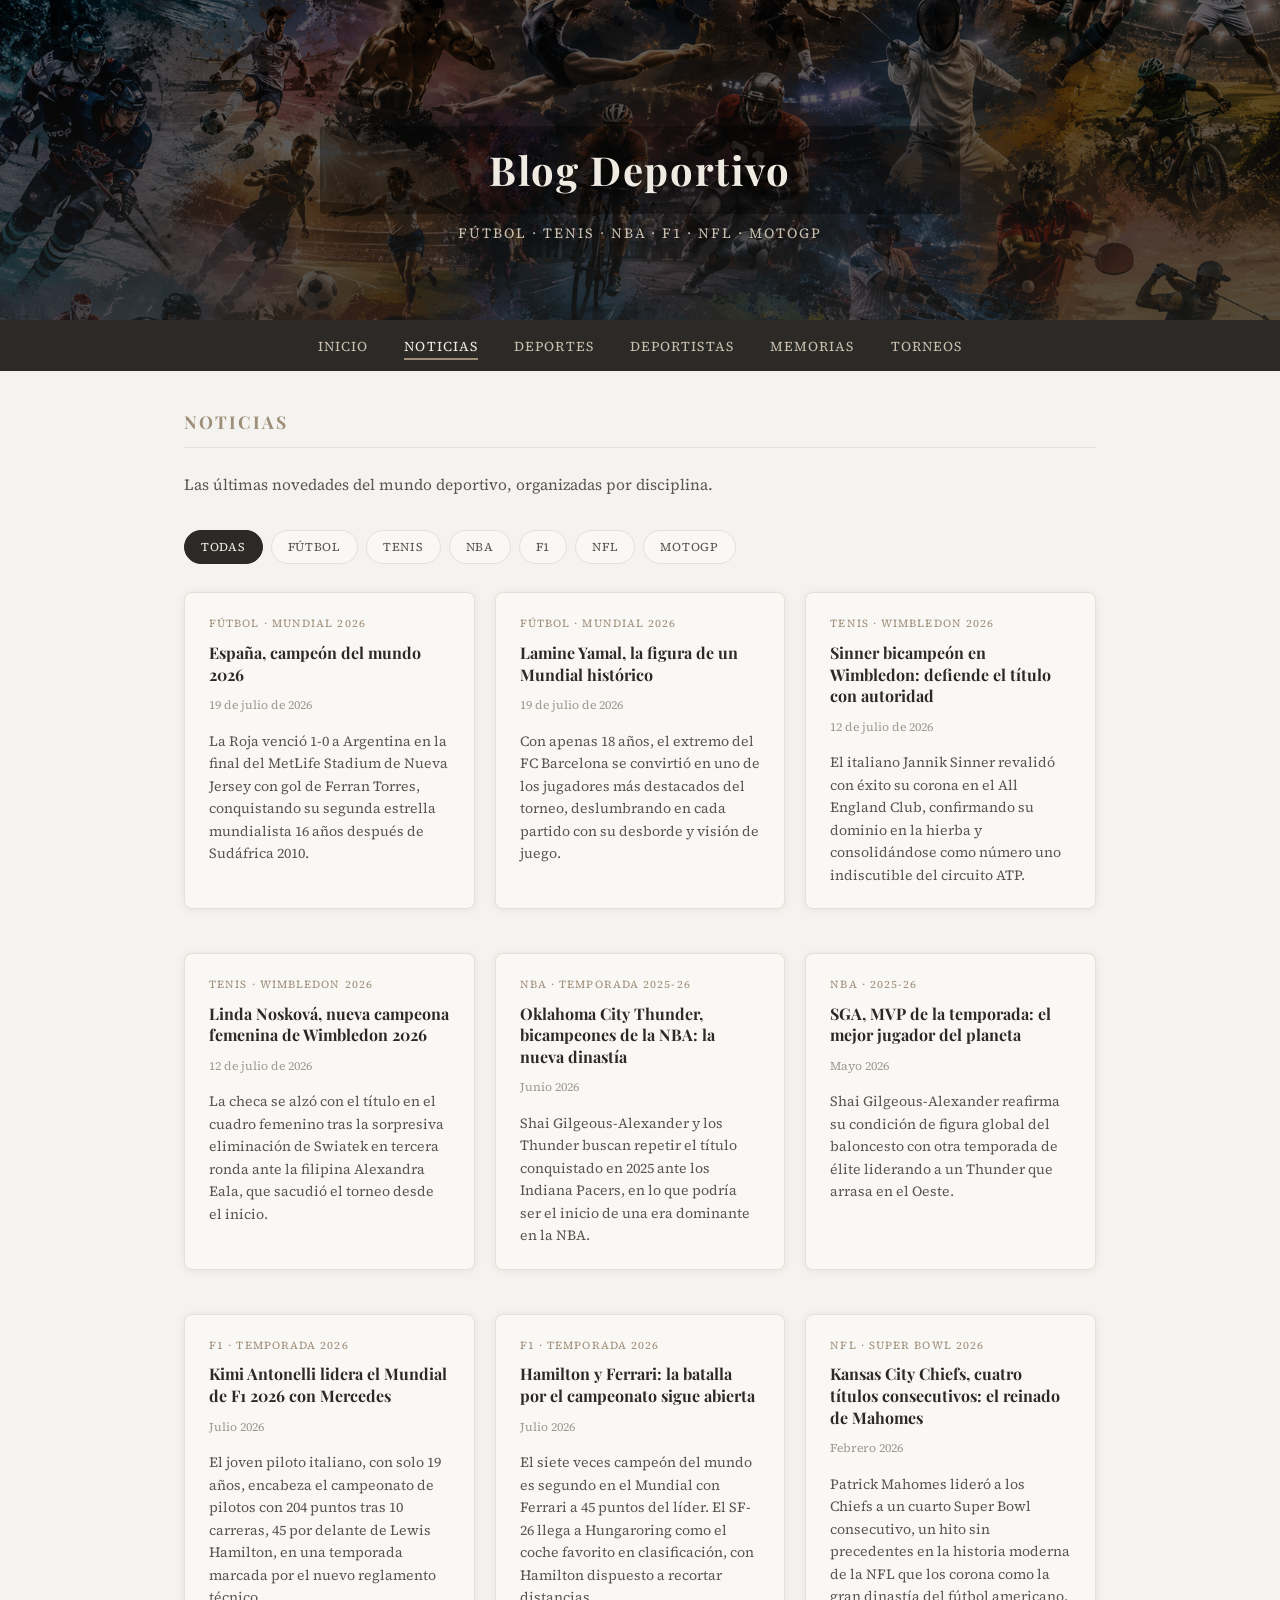
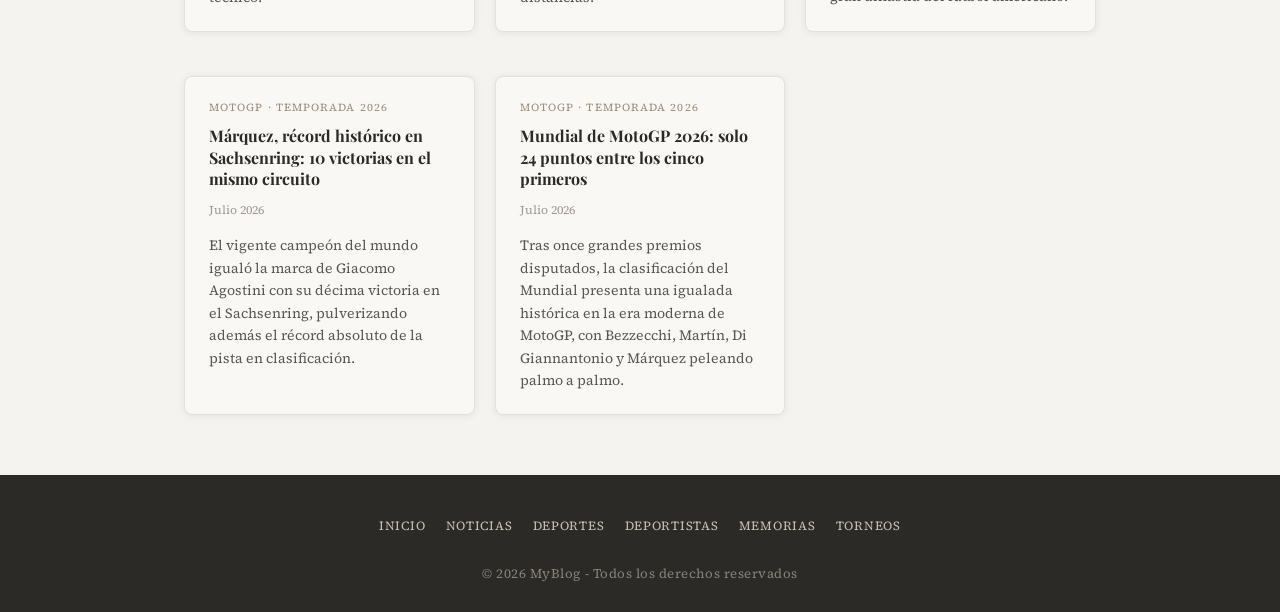
<file: noticias.html>
<!DOCTYPE html>
<html lang="es">
    <head>
        <meta charset="UTF-8">
        <meta name="viewport" content="width=device-width, initial-scale=1.0">
        <meta name="description" content="Últimas noticias deportivas de fútbol, tenis, NBA, F1, NFL y MotoGP.">
        <meta name="author" content="MyBlog">
        <meta property="og:title" content="Noticias | Blog Deportivo">
        <meta property="og:description" content="Noticias actuales del mundo deportivo.">
        <meta property="og:type" content="website">
        <link rel="stylesheet" href="styles.css">
        <link href="https://fonts.googleapis.com/css2?family=Playfair+Display:wght@600&family=Source+Serif+4:wght@300;400&display=swap" rel="stylesheet">
        <title>Noticias | Blog Deportivo</title>
    </head>
    <body>
        <header>
            <img src="images/header.png" alt="Imagen del Blog">
            <div class="header-content">
                <h1>Blog Deportivo</h1>
                <p class="header-subtitle">Fútbol · Tenis · NBA · F1 · NFL · MotoGP</p>
            </div>
            <nav>
                <button class="nav-toggle" type="button" aria-label="Abrir menú" aria-expanded="false" aria-controls="nav-menu">
                    <span></span>
                    <span></span>
                    <span></span>
                </button>
                <ul id="nav-menu">
                    <li><a href="index.html">Inicio</a></li>
                    <li><a href="noticias.html">Noticias</a></li>
                    <li><a href="deportes.html">Deportes</a></li>
                    <li><a href="deportistas.html">Deportistas</a></li>
                    <li><a href="memorias.html">Memorias</a></li>
                    <li><a href="torneos.html">Torneos</a></li>
                </ul>
            </nav>
        </header>

        <main class="main-wide">
            <div class="page-intro">
                <h2 class="section-title">Noticias</h2>
                <p>Las últimas novedades del mundo deportivo, organizadas por disciplina.</p>
            </div>

            <div class="filter-bar" role="group" aria-label="Filtrar noticias por deporte">
                <button class="filter-btn active" type="button" data-filter="all">Todas</button>
                <button class="filter-btn" type="button" data-filter="futbol">Fútbol</button>
                <button class="filter-btn" type="button" data-filter="tenis">Tenis</button>
                <button class="filter-btn" type="button" data-filter="nba">NBA</button>
                <button class="filter-btn" type="button" data-filter="f1">F1</button>
                <button class="filter-btn" type="button" data-filter="nfl">NFL</button>
                <button class="filter-btn" type="button" data-filter="motogp">MotoGP</button>
            </div>

            <div class="news-grid">

                <!-- FÚTBOL -->
                <article class="news-card" data-category="futbol">
                    <p class="news-card-tag">Fútbol · Mundial 2026</p>
                    <h3>España, campeón del mundo 2026</h3>
                    <p class="news-card-date">19 de julio de 2026</p>
                    <p class="news-card-excerpt">La Roja venció 1-0 a Argentina en la final del MetLife Stadium de Nueva Jersey con gol de Ferran Torres, conquistando su segunda estrella mundialista 16 años después de Sudáfrica 2010.</p>
                </article>

                <article class="news-card" data-category="futbol">
                    <p class="news-card-tag">Fútbol · Mundial 2026</p>
                    <h3>Lamine Yamal, la figura de un Mundial histórico</h3>
                    <p class="news-card-date">19 de julio de 2026</p>
                    <p class="news-card-excerpt">Con apenas 18 años, el extremo del FC Barcelona se convirtió en uno de los jugadores más destacados del torneo, deslumbrando en cada partido con su desborde y visión de juego.</p>
                </article>

                <!-- TENIS -->
                <article class="news-card" data-category="tenis">
                    <p class="news-card-tag">Tenis · Wimbledon 2026</p>
                    <h3>Sinner bicampeón en Wimbledon: defiende el título con autoridad</h3>
                    <p class="news-card-date">12 de julio de 2026</p>
                    <p class="news-card-excerpt">El italiano Jannik Sinner revalidó con éxito su corona en el All England Club, confirmando su dominio en la hierba y consolidándose como número uno indiscutible del circuito ATP.</p>
                </article>

                <article class="news-card" data-category="tenis">
                    <p class="news-card-tag">Tenis · Wimbledon 2026</p>
                    <h3>Linda Nosková, nueva campeona femenina de Wimbledon 2026</h3>
                    <p class="news-card-date">12 de julio de 2026</p>
                    <p class="news-card-excerpt">La checa se alzó con el título en el cuadro femenino tras la sorpresiva eliminación de Swiatek en tercera ronda ante la filipina Alexandra Eala, que sacudió el torneo desde el inicio.</p>
                </article>

                <!-- NBA -->
                <article class="news-card" data-category="nba">
                    <p class="news-card-tag">NBA · Temporada 2025-26</p>
                    <h3>Oklahoma City Thunder, bicampeones de la NBA: la nueva dinastía</h3>
                    <p class="news-card-date">Junio 2026</p>
                    <p class="news-card-excerpt">Shai Gilgeous-Alexander y los Thunder buscan repetir el título conquistado en 2025 ante los Indiana Pacers, en lo que podría ser el inicio de una era dominante en la NBA.</p>
                </article>

                <article class="news-card" data-category="nba">
                    <p class="news-card-tag">NBA · 2025-26</p>
                    <h3>SGA, MVP de la temporada: el mejor jugador del planeta</h3>
                    <p class="news-card-date">Mayo 2026</p>
                    <p class="news-card-excerpt">Shai Gilgeous-Alexander reafirma su condición de figura global del baloncesto con otra temporada de élite liderando a un Thunder que arrasa en el Oeste.</p>
                </article>

                <!-- F1 -->
                <article class="news-card" data-category="f1">
                    <p class="news-card-tag">F1 · Temporada 2026</p>
                    <h3>Kimi Antonelli lidera el Mundial de F1 2026 con Mercedes</h3>
                    <p class="news-card-date">Julio 2026</p>
                    <p class="news-card-excerpt">El joven piloto italiano, con solo 19 años, encabeza el campeonato de pilotos con 204 puntos tras 10 carreras, 45 por delante de Lewis Hamilton, en una temporada marcada por el nuevo reglamento técnico.</p>
                </article>

                <article class="news-card" data-category="f1">
                    <p class="news-card-tag">F1 · Temporada 2026</p>
                    <h3>Hamilton y Ferrari: la batalla por el campeonato sigue abierta</h3>
                    <p class="news-card-date">Julio 2026</p>
                    <p class="news-card-excerpt">El siete veces campeón del mundo es segundo en el Mundial con Ferrari a 45 puntos del líder. El SF-26 llega a Hungaroring como el coche favorito en clasificación, con Hamilton dispuesto a recortar distancias.</p>
                </article>

                <!-- NFL -->
                <article class="news-card" data-category="nfl">
                    <p class="news-card-tag">NFL · Super Bowl 2026</p>
                    <h3>Kansas City Chiefs, cuatro títulos consecutivos: el reinado de Mahomes</h3>
                    <p class="news-card-date">Febrero 2026</p>
                    <p class="news-card-excerpt">Patrick Mahomes lideró a los Chiefs a un cuarto Super Bowl consecutivo, un hito sin precedentes en la historia moderna de la NFL que los corona como la gran dinastía del fútbol americano.</p>
                </article>

                <!-- MOTOGP -->
                <article class="news-card" data-category="motogp">
                    <p class="news-card-tag">MotoGP · Temporada 2026</p>
                    <h3>Márquez, récord histórico en Sachsenring: 10 victorias en el mismo circuito</h3>
                    <p class="news-card-date">Julio 2026</p>
                    <p class="news-card-excerpt">El vigente campeón del mundo igualó la marca de Giacomo Agostini con su décima victoria en el Sachsenring, pulverizando además el récord absoluto de la pista en clasificación.</p>
                </article>

                <article class="news-card" data-category="motogp">
                    <p class="news-card-tag">MotoGP · Temporada 2026</p>
                    <h3>Mundial de MotoGP 2026: solo 24 puntos entre los cinco primeros</h3>
                    <p class="news-card-date">Julio 2026</p>
                    <p class="news-card-excerpt">Tras once grandes premios disputados, la clasificación del Mundial presenta una igualada histórica en la era moderna de MotoGP, con Bezzecchi, Martín, Di Giannantonio y Márquez peleando palmo a palmo.</p>
                </article>

            </div>
        </main>

        <footer>
            <nav class="footer-nav" aria-label="Enlaces del sitio">
                <a href="index.html">Inicio</a>
                <a href="noticias.html">Noticias</a>
                <a href="deportes.html">Deportes</a>
                <a href="deportistas.html">Deportistas</a>
                <a href="memorias.html">Memorias</a>
                <a href="torneos.html">Torneos</a>
            </nav>
            <p>&copy; 2026 MyBlog - Todos los derechos reservados</p>
        </footer>

        <script src="script.js"></script>
    </body>
</html>
</file>
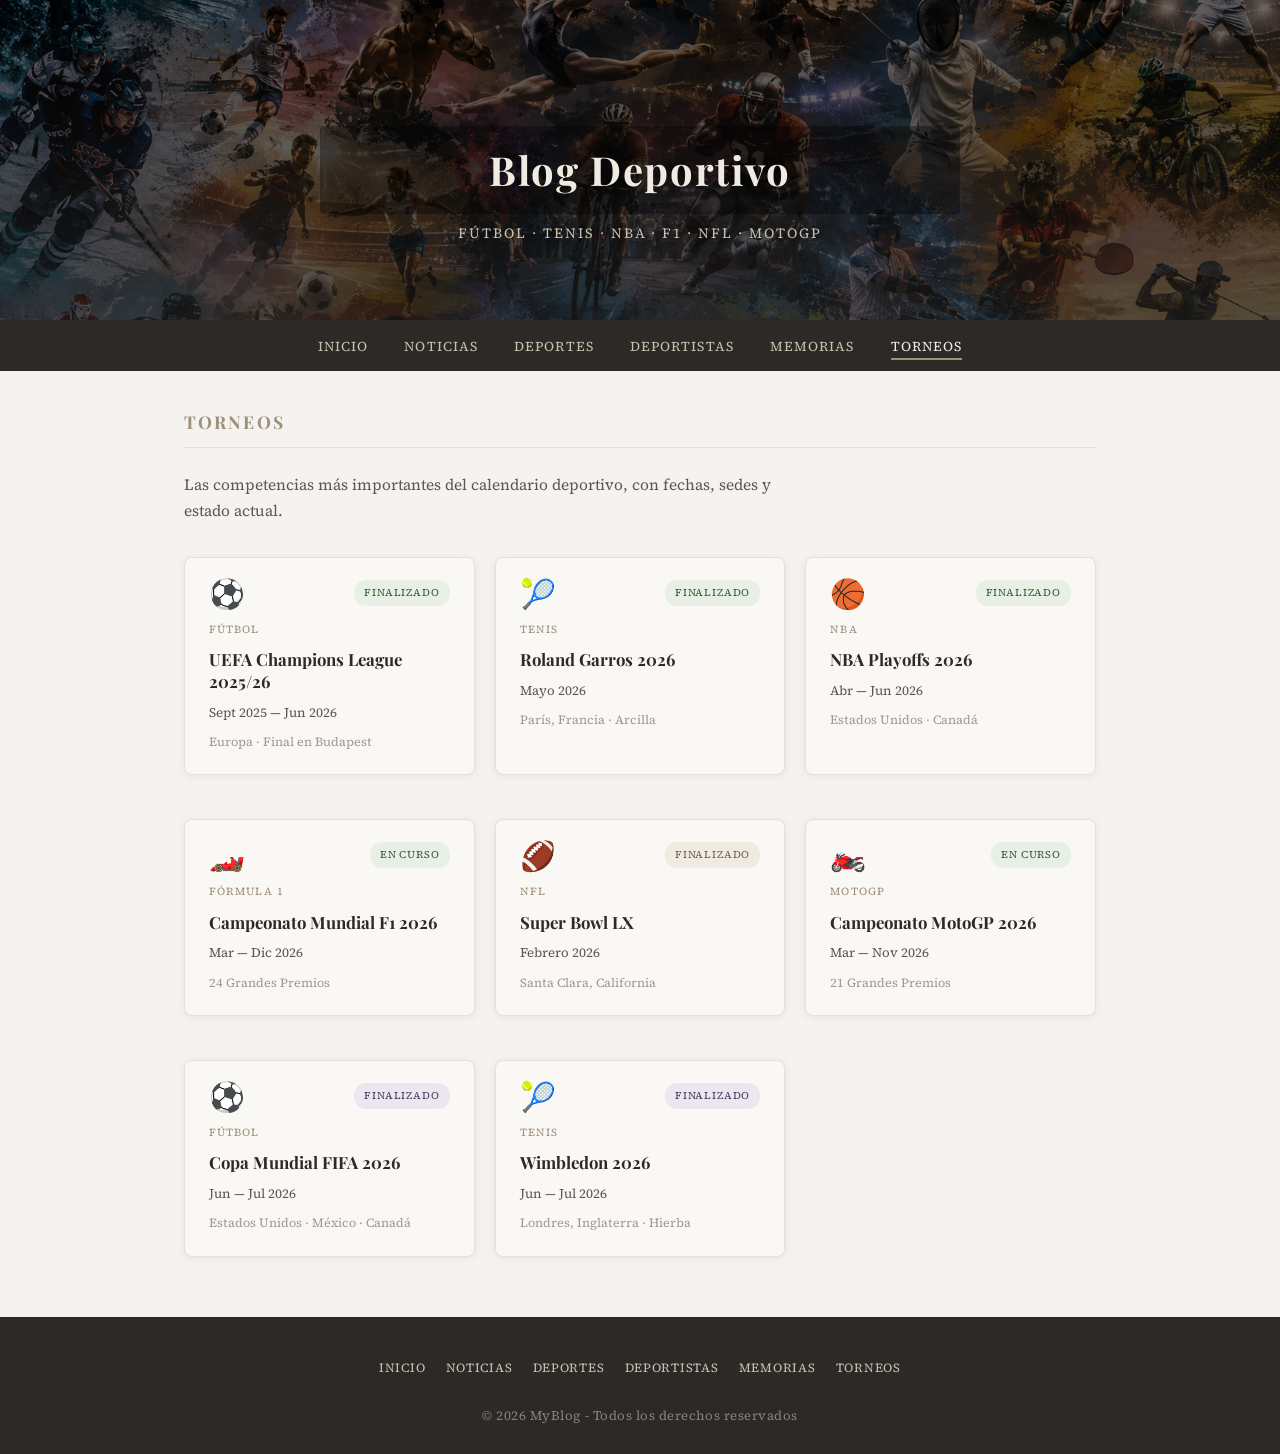
<file: torneos.html>
<!DOCTYPE html>
<html lang="es">
    <head>
        <meta charset="UTF-8">
        <meta name="viewport" content="width=device-width, initial-scale=1.0">
        <meta name="description" content="Torneos y competencias deportivas: Champions, Grand Slams, NBA, F1, Super Bowl y MotoGP.">
        <meta name="author" content="MyBlog">
        <meta property="og:title" content="Torneos | Blog Deportivo">
        <meta property="og:description" content="Calendario y cobertura de las principales competencias deportivas.">
        <meta property="og:type" content="website">
        <link rel="stylesheet" href="styles.css">
        <link href="https://fonts.googleapis.com/css2?family=Playfair+Display:wght@600&family=Source+Serif+4:wght@300;400&display=swap" rel="stylesheet">
        <title>Torneos | Blog Deportivo</title>
    </head>
    <body>
        <header>
            <img src="images/header.png" alt="Imagen del Blog">
            <div class="header-content">
                <h1>Blog Deportivo</h1>
                <p class="header-subtitle">Fútbol · Tenis · NBA · F1 · NFL · MotoGP</p>
            </div>
            <nav>
                <button class="nav-toggle" type="button" aria-label="Abrir menú" aria-expanded="false" aria-controls="nav-menu">
                    <span></span>
                    <span></span>
                    <span></span>
                </button>
                <ul id="nav-menu">
                    <li><a href="index.html">Inicio</a></li>
                    <li><a href="noticias.html">Noticias</a></li>
                    <li><a href="deportes.html">Deportes</a></li>
                    <li><a href="deportistas.html">Deportistas</a></li>
                    <li><a href="memorias.html">Memorias</a></li>
                    <li><a href="torneos.html">Torneos</a></li>
                </ul>
            </nav>
        </header>

        <main class="main-wide">
            <div class="page-intro">
                <h2 class="section-title">Torneos</h2>
                <p>Las competencias más importantes del calendario deportivo, con fechas, sedes y estado actual.</p>
            </div>

            <div class="tournament-grid">
                <article class="tournament-card">
                    <div class="tournament-header">
                        <span class="tournament-icon">⚽</span>
                        <span class="tournament-status status-live">Finalizado</span>
                    </div>
                    <p class="tournament-sport">Fútbol</p>
                    <h3>UEFA Champions League 2025/26</h3>
                    <p class="tournament-dates">Sept 2025 — Jun 2026</p>
                    <p class="tournament-location">Europa · Final en Budapest</p>
                </article>

                <article class="tournament-card">
                    <div class="tournament-header">
                        <span class="tournament-icon">🎾</span>
                        <span class="tournament-status status-live">Finalizado</span>
                    </div>
                    <p class="tournament-sport">Tenis</p>
                    <h3>Roland Garros 2026</h3>
                    <p class="tournament-dates">Mayo 2026</p>
                    <p class="tournament-location">París, Francia · Arcilla</p>
                </article>

                <article class="tournament-card">
                    <div class="tournament-header">
                        <span class="tournament-icon">🏀</span>
                        <span class="tournament-status status-live">Finalizado</span>
                    </div>
                    <p class="tournament-sport">NBA</p>
                    <h3>NBA Playoffs 2026</h3>
                    <p class="tournament-dates">Abr — Jun 2026</p>
                    <p class="tournament-location">Estados Unidos · Canadá</p>
                </article>

                <article class="tournament-card">
                    <div class="tournament-header">
                        <span class="tournament-icon">🏎️</span>
                        <span class="tournament-status status-live">En curso</span>
                    </div>
                    <p class="tournament-sport">Fórmula 1</p>
                    <h3>Campeonato Mundial F1 2026</h3>
                    <p class="tournament-dates">Mar — Dic 2026</p>
                    <p class="tournament-location">24 Grandes Premios</p>
                </article>

                <article class="tournament-card">
                    <div class="tournament-header">
                        <span class="tournament-icon">🏈</span>
                        <span class="tournament-status status-finished">Finalizado</span>
                    </div>
                    <p class="tournament-sport">NFL</p>
                    <h3>Super Bowl LX</h3>
                    <p class="tournament-dates">Febrero 2026</p>
                    <p class="tournament-location">Santa Clara, California</p>
                </article>

                <article class="tournament-card">
                    <div class="tournament-header">
                        <span class="tournament-icon">🏍️</span>
                        <span class="tournament-status status-live">En curso</span>
                    </div>
                    <p class="tournament-sport">MotoGP</p>
                    <h3>Campeonato MotoGP 2026</h3>
                    <p class="tournament-dates">Mar — Nov 2026</p>
                    <p class="tournament-location">21 Grandes Premios</p>
                </article>

                <article class="tournament-card">
                    <div class="tournament-header">
                        <span class="tournament-icon">⚽</span>
                        <span class="tournament-status status-upcoming">Finalizado</span>
                    </div>
                    <p class="tournament-sport">Fútbol</p>
                    <h3>Copa Mundial FIFA 2026</h3>
                    <p class="tournament-dates">Jun — Jul 2026</p>
                    <p class="tournament-location">Estados Unidos · México · Canadá</p>
                </article>

                <article class="tournament-card">
                    <div class="tournament-header">
                        <span class="tournament-icon">🎾</span>
                        <span class="tournament-status status-upcoming">Finalizado</span>
                    </div>
                    <p class="tournament-sport">Tenis</p>
                    <h3>Wimbledon 2026</h3>
                    <p class="tournament-dates">Jun — Jul 2026</p>
                    <p class="tournament-location">Londres, Inglaterra · Hierba</p>
                </article>
            </div>
        </main>

        <footer>
            <nav class="footer-nav" aria-label="Enlaces del sitio">
                <a href="index.html">Inicio</a>
                <a href="noticias.html">Noticias</a>
                <a href="deportes.html">Deportes</a>
                <a href="deportistas.html">Deportistas</a>
                <a href="memorias.html">Memorias</a>
                <a href="torneos.html">Torneos</a>
            </nav>
            <p>&copy; 2026 MyBlog - Todos los derechos reservados</p>
        </footer>

        <script src="script.js"></script>
    </body>
</html>
</file>
<file: styles.css>
:root {
    --bg: #f5f3ef;
    --surface: #faf8f5;
    --dark: #2c2a27;
    --dark-header: #1e1e1e;
    --accent: #9e8f7a;
    --text-muted: #5a5550;
    --text-nav: #c8bfaf;
    --text-light: #f0ebe2;
    --border: #e5e0d8;
    --shadow: 0 1px 8px rgba(0, 0, 0, 0.07);
    --shadow-hover: 0 8px 24px rgba(44, 42, 39, 0.12);
}

* {
    margin: 0;
    padding: 0;
    box-sizing: border-box;
    font-family: 'Source Serif 4', Georgia, serif;
}

body {
    background-color: var(--bg);
    color: var(--dark);
    line-height: 1.7;
}

/* ── Header ── */
header {
    position: relative;
    text-align: center;
    background: var(--dark-header);
    padding: 0;
}

header img {
    width: 100%;
    height: clamp(180px, 30vw, 320px);
    object-fit: cover;
    display: block;
    filter: brightness(50%);
}

header::after {
    content: '';
    position: absolute;
    inset: 0;
    background: linear-gradient(to bottom, rgba(0, 0, 0, 0.2), rgba(44, 42, 39, 0.55));
    pointer-events: none;
}

.header-content {
    position: absolute;
    top: 50%;
    left: 50%;
    transform: translate(-50%, -50%);
    z-index: 1;
    width: 90%;
    max-width: 640px;
}

header h1 {
    font-family: 'Playfair Display', Georgia, serif;
    font-size: clamp(1.6rem, 5vw, 2.5rem);
    color: var(--text-light);
    letter-spacing: 0.04em;
    text-shadow: 0 2px 10px rgba(0, 0, 0, 0.5);
    background: rgba(0, 0, 0, 0.35);
    padding: 10px 24px;
    border-radius: 4px;
    margin-bottom: 8px;
}

.header-subtitle {
    font-size: clamp(0.72rem, 2vw, 0.88rem);
    color: var(--text-nav);
    letter-spacing: 0.14em;
    text-transform: uppercase;
    text-shadow: 0 1px 6px rgba(0, 0, 0, 0.6);
}

/* ── Navegación ── */
nav {
    position: sticky;
    top: 0;
    z-index: 50;
    background: var(--dark);
    padding: 12px 16px;
    text-align: center;
}

.nav-toggle {
    display: none;
    flex-direction: column;
    justify-content: center;
    gap: 5px;
    width: 40px;
    height: 40px;
    margin-left: auto;
    background: transparent;
    border: 1px solid rgba(200, 191, 175, 0.3);
    border-radius: 4px;
    cursor: pointer;
    padding: 8px;
}

.nav-toggle span {
    display: block;
    height: 2px;
    width: 100%;
    background: var(--text-nav);
    border-radius: 2px;
    transition: transform 0.25s, opacity 0.25s;
}

.nav-toggle[aria-expanded="true"] span:nth-child(1) {
    transform: translateY(7px) rotate(45deg);
}

.nav-toggle[aria-expanded="true"] span:nth-child(2) {
    opacity: 0;
}

.nav-toggle[aria-expanded="true"] span:nth-child(3) {
    transform: translateY(-7px) rotate(-45deg);
}

nav ul {
    list-style: none;
    padding: 0;
}

nav ul li {
    display: inline;
    margin: 0 16px;
}

nav ul li a {
    color: var(--text-nav);
    text-decoration: none;
    font-size: 0.85rem;
    letter-spacing: 0.08em;
    text-transform: uppercase;
    transition: color 0.25s;
}

nav ul li a:hover,
nav ul li a:focus-visible {
    color: var(--text-light);
    outline: none;
}

nav ul li.active a {
    color: var(--text-light);
    border-bottom: 2px solid var(--accent);
    padding-bottom: 2px;
}

/* ── Contenido principal ── */
main {
    max-width: 900px;
    margin: 36px auto;
    padding: 0 24px;
}

main.main-wide {
    max-width: 960px;
}

article {
    margin-bottom: 24px;
    padding: 28px 32px;
    border-left: 4px solid var(--accent);
    background: var(--surface);
    border-radius: 0 8px 8px 0;
    box-shadow: var(--shadow);
}

article h2 {
    font-family: 'Playfair Display', Georgia, serif;
    color: var(--dark);
    font-size: 1.5rem;
    margin-bottom: 14px;
}

article p {
    color: var(--text-muted);
    font-size: 0.97rem;
    margin-bottom: 10px;
}

article p:last-child {
    margin-bottom: 0;
}

/* ── Home: Hero ── */
.hero {
    text-align: center;
    padding: 40px 32px;
    background: var(--surface);
    border-radius: 8px;
    box-shadow: var(--shadow);
    margin-bottom: 48px;
    border-top: 4px solid var(--accent);
}

.hero h2 {
    font-family: 'Playfair Display', Georgia, serif;
    font-size: clamp(1.6rem, 4vw, 2rem);
    color: var(--dark);
    margin-bottom: 16px;
}

.hero-lead {
    color: var(--text-muted);
    font-size: 1.05rem;
    max-width: 560px;
    margin: 0 auto 12px;
}

.hero-text {
    color: var(--text-muted);
    font-size: 0.95rem;
    max-width: 520px;
    margin: 0 auto 28px;
}

.btn-primary {
    display: inline-block;
    padding: 12px 28px;
    background: var(--dark);
    color: var(--text-light);
    text-decoration: none;
    font-size: 0.82rem;
    letter-spacing: 0.1em;
    text-transform: uppercase;
    border-radius: 4px;
    transition: background 0.2s, transform 0.2s;
}

.btn-primary:hover,
.btn-primary:focus-visible {
    background: #4a4540;
    transform: translateY(-1px);
    outline: none;
}

/* ── Home: Secciones ── */
.home-section {
    margin-bottom: 48px;
}

.section-title {
    font-family: 'Playfair Display', Georgia, serif;
    font-size: 1.1rem;
    color: var(--accent);
    letter-spacing: 0.12em;
    text-transform: uppercase;
    margin-bottom: 24px;
    padding-bottom: 10px;
    border-bottom: 1px solid var(--border);
}

/* ── Home: Accesos rápidos ── */
.quick-grid {
    display: grid;
    grid-template-columns: repeat(auto-fill, minmax(140px, 1fr));
    gap: 16px;
}

.quick-card {
    display: flex;
    flex-direction: column;
    align-items: center;
    gap: 10px;
    padding: 24px 16px;
    background: var(--surface);
    border: 1px solid var(--border);
    border-radius: 8px;
    text-decoration: none;
    color: var(--dark);
    transition: transform 0.2s, box-shadow 0.2s;
}

.quick-card:hover,
.quick-card:focus-visible {
    transform: translateY(-3px);
    box-shadow: var(--shadow-hover);
    outline: none;
}

.quick-icon {
    font-size: 2rem;
    line-height: 1;
}

.quick-label {
    font-family: 'Playfair Display', Georgia, serif;
    font-size: 0.95rem;
    text-align: center;
}

/* ── Home: Noticias destacadas ── */
.news-grid {
    display: grid;
    grid-template-columns: repeat(auto-fill, minmax(260px, 1fr));
    gap: 20px;
}

.news-card {
    background: var(--surface);
    border: 1px solid var(--border);
    border-radius: 8px;
    padding: 22px 24px;
    transition: transform 0.2s, box-shadow 0.2s;
}

.news-card:hover {
    transform: translateY(-3px);
    box-shadow: var(--shadow-hover);
}

.news-card-tag {
    font-size: 0.68rem;
    letter-spacing: 0.1em;
    text-transform: uppercase;
    color: var(--accent);
    margin-bottom: 8px;
}

.news-card h3 {
    font-family: 'Playfair Display', Georgia, serif;
    font-size: 1rem;
    color: var(--dark);
    line-height: 1.35;
    margin-bottom: 10px;
}

.news-card-date {
    font-size: 0.75rem;
    color: #a09890;
    margin-bottom: 14px;
}

.news-card-link {
    font-size: 0.78rem;
    letter-spacing: 0.06em;
    text-transform: uppercase;
    color: var(--accent);
    text-decoration: none;
}

.news-card-link:hover {
    color: var(--dark);
}

.news-card-excerpt {
    font-size: 0.88rem;
    color: var(--text-muted);
    line-height: 1.6;
    margin-bottom: 14px;
}

/* ── Páginas internas ── */
.page-intro {
    margin-bottom: 32px;
}

.page-intro p {
    color: var(--text-muted);
    font-size: 0.97rem;
    max-width: 620px;
}

/* ── Filtros de noticias ── */
.filter-bar {
    display: flex;
    flex-wrap: wrap;
    gap: 8px;
    margin-bottom: 28px;
}

.filter-btn {
    padding: 8px 16px;
    background: var(--surface);
    border: 1px solid var(--border);
    border-radius: 20px;
    font-size: 0.75rem;
    letter-spacing: 0.06em;
    text-transform: uppercase;
    color: var(--text-muted);
    cursor: pointer;
    transition: background 0.2s, color 0.2s, border-color 0.2s;
}

.filter-btn:hover,
.filter-btn:focus-visible {
    border-color: var(--accent);
    color: var(--dark);
    outline: none;
}

.filter-btn.active {
    background: var(--dark);
    border-color: var(--dark);
    color: var(--text-light);
}

/* ── Memorias: timeline ── */
.timeline {
    display: flex;
    flex-direction: column;
    gap: 20px;
}

.memory-card {
    display: grid;
    grid-template-columns: 80px 1fr;
    gap: 20px;
    background: var(--surface);
    border: 1px solid var(--border);
    border-radius: 8px;
    padding: 24px;
    transition: transform 0.2s, box-shadow 0.2s;
}

.memory-card:hover {
    transform: translateY(-2px);
    box-shadow: var(--shadow-hover);
}

.memory-year {
    font-family: 'Playfair Display', Georgia, serif;
    font-size: 1.4rem;
    color: var(--accent);
    line-height: 1.2;
    padding-top: 4px;
}

.memory-tag {
    font-size: 0.68rem;
    letter-spacing: 0.1em;
    text-transform: uppercase;
    color: var(--accent);
    margin-bottom: 6px;
}

.memory-card h3 {
    font-family: 'Playfair Display', Georgia, serif;
    font-size: 1.1rem;
    color: var(--dark);
    margin-bottom: 10px;
    line-height: 1.35;
}

.memory-card p {
    font-size: 0.9rem;
    color: var(--text-muted);
    line-height: 1.65;
}

.memory-icon {
    font-size: 1.6rem;
    margin-bottom: 8px;
}

/* ── Torneos ── */
.tournament-grid {
    display: grid;
    grid-template-columns: repeat(auto-fill, minmax(280px, 1fr));
    gap: 20px;
}

.tournament-card {
    background: var(--surface);
    border: 1px solid var(--border);
    border-radius: 8px;
    padding: 22px 24px;
    transition: transform 0.2s, box-shadow 0.2s;
}

.tournament-card:hover {
    transform: translateY(-3px);
    box-shadow: var(--shadow-hover);
}

.tournament-header {
    display: flex;
    justify-content: space-between;
    align-items: flex-start;
    gap: 12px;
    margin-bottom: 12px;
}

.tournament-icon {
    font-size: 1.8rem;
    line-height: 1;
}

.tournament-status {
    font-size: 0.65rem;
    letter-spacing: 0.08em;
    text-transform: uppercase;
    padding: 4px 10px;
    border-radius: 12px;
    white-space: nowrap;
}

.status-live {
    background: #e8f0e6;
    color: #3d5c38;
}

.status-upcoming {
    background: #ebe6f0;
    color: #4a3d5c;
}

.status-finished {
    background: #f0ebe2;
    color: #6b6358;
}

.tournament-card h3 {
    font-family: 'Playfair Display', Georgia, serif;
    font-size: 1.05rem;
    color: var(--dark);
    margin-bottom: 8px;
    line-height: 1.3;
}

.tournament-sport {
    font-size: 0.68rem;
    letter-spacing: 0.1em;
    text-transform: uppercase;
    color: var(--accent);
    margin-bottom: 10px;
}

.tournament-dates {
    font-size: 0.82rem;
    color: var(--text-muted);
    margin-bottom: 8px;
}

.tournament-location {
    font-size: 0.78rem;
    color: #a09890;
}

/* ── Footer ── */
footer {
    text-align: center;
    padding: 28px 16px;
    background: var(--dark);
    color: #8a8278;
    font-size: 0.82rem;
    letter-spacing: 0.04em;
    margin-top: 24px;
}

.footer-nav {
    display: flex;
    flex-wrap: wrap;
    justify-content: center;
    gap: 8px 20px;
    margin-bottom: 14px;
}

.footer-nav a {
    color: var(--text-nav);
    text-decoration: none;
    font-size: 0.78rem;
    letter-spacing: 0.06em;
    text-transform: uppercase;
    transition: color 0.2s;
}

.footer-nav a:hover {
    color: var(--text-light);
}

/* ── Responsive ── */
@media (max-width: 768px) {
    nav {
        display: flex;
        flex-wrap: wrap;
        align-items: center;
        justify-content: center;
        padding: 10px 16px;
    }

    .nav-toggle {
        display: flex;
        position: absolute;
        right: 16px;
        top: 50%;
        transform: translateY(-50%);
    }

    nav ul {
        display: none;
        width: 100%;
        flex-direction: column;
        gap: 4px;
        padding-top: 12px;
        margin-top: 8px;
        border-top: 1px solid rgba(200, 191, 175, 0.15);
    }

    nav ul.open {
        display: flex;
    }

    nav ul li {
        display: block;
        margin: 0;
    }

    nav ul li a {
        display: block;
        padding: 10px 8px;
    }

    .hero {
        padding: 32px 20px;
    }

    .quick-grid {
        grid-template-columns: repeat(2, 1fr);
    }

    .memory-card {
        grid-template-columns: 1fr;
        gap: 8px;
    }

    article {
        padding: 22px 20px;
    }
}

@media (prefers-reduced-motion: reduce) {
    *,
    *::before,
    *::after {
        animation-duration: 0.01ms !important;
        transition-duration: 0.01ms !important;
    }
}
</file>
